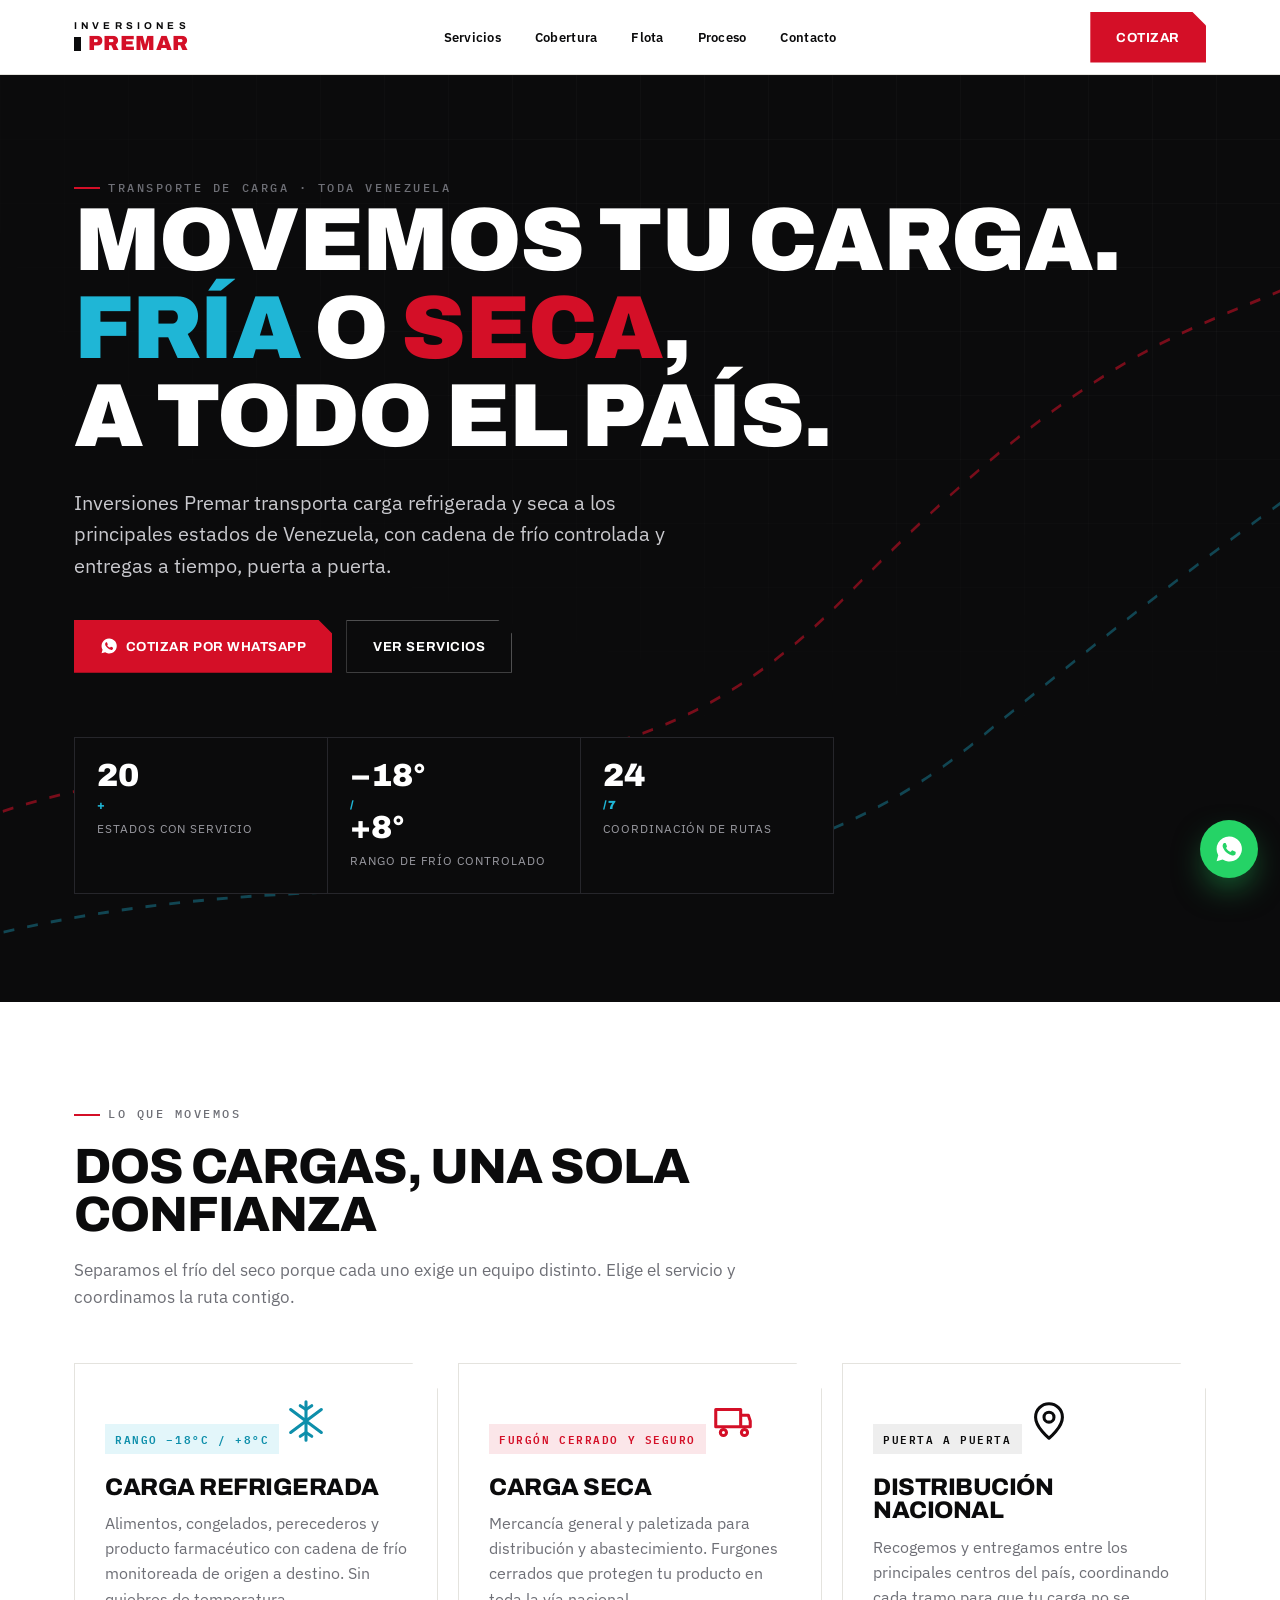
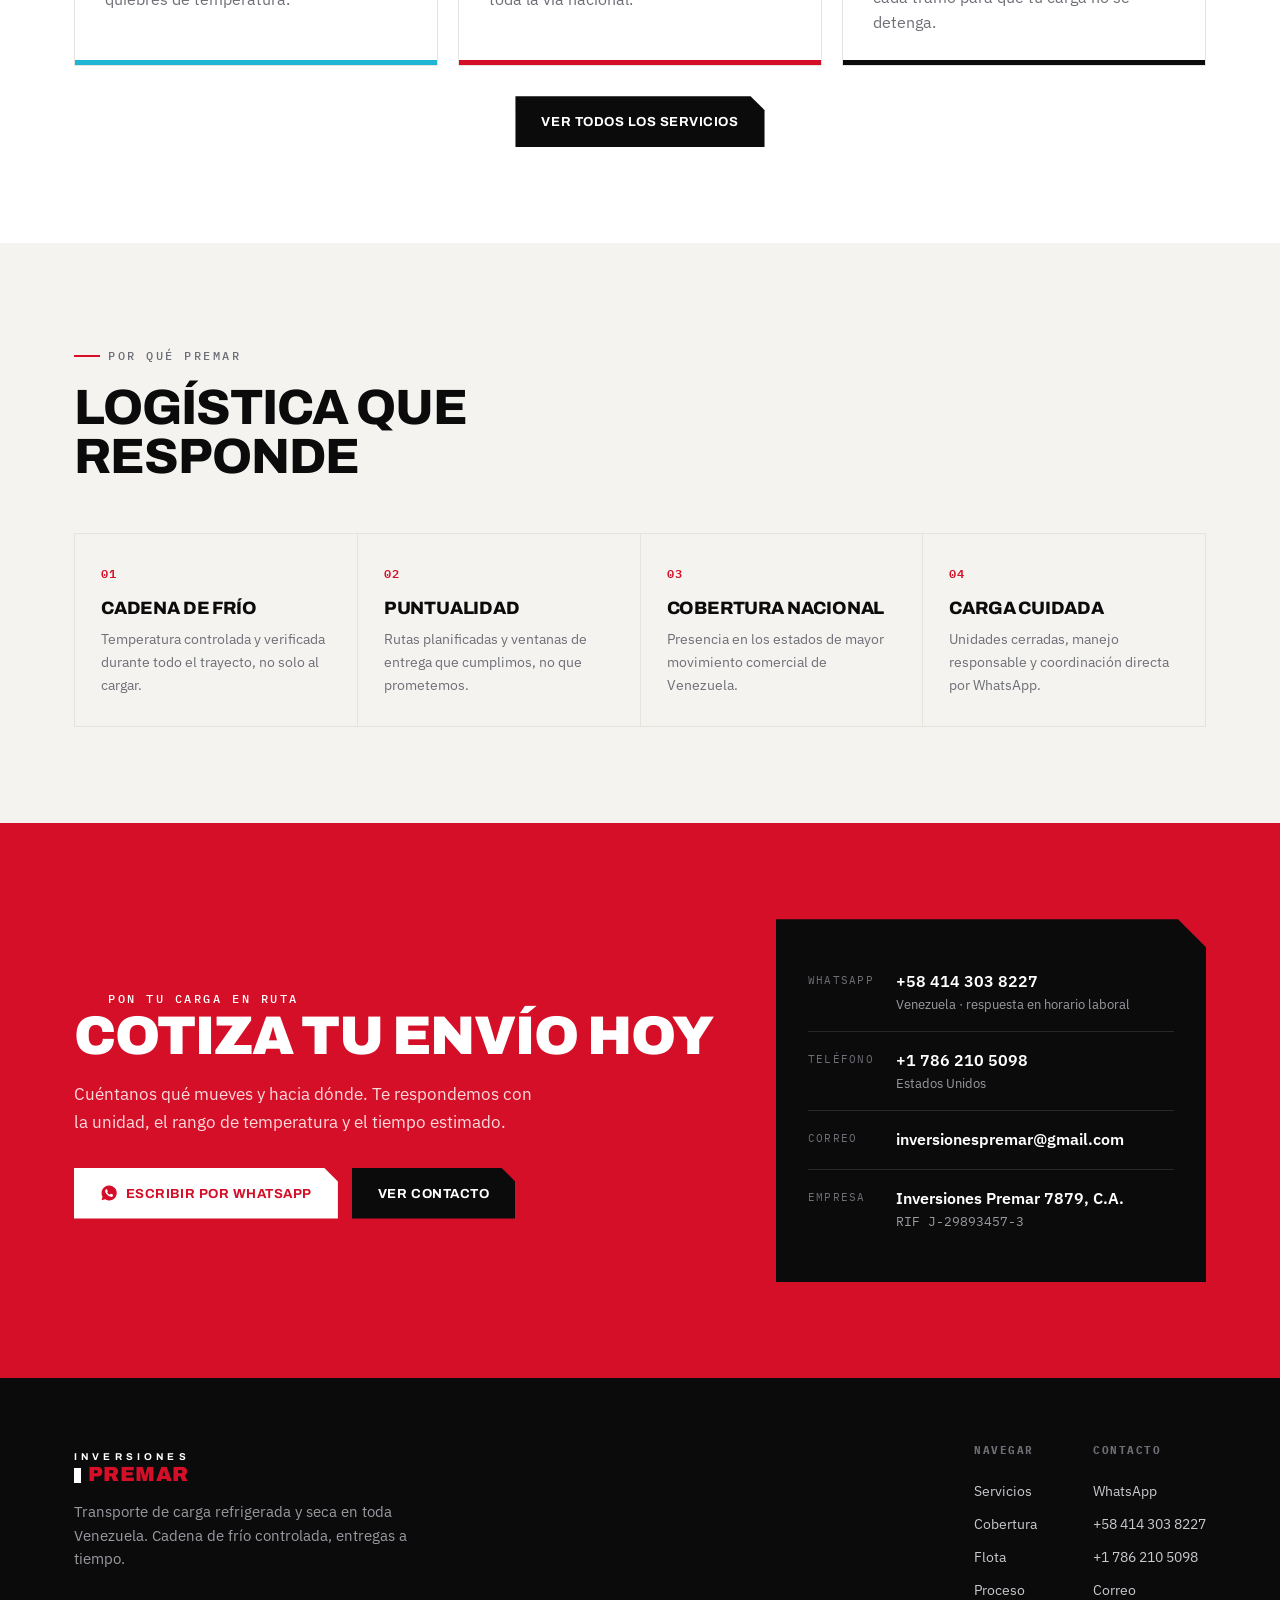
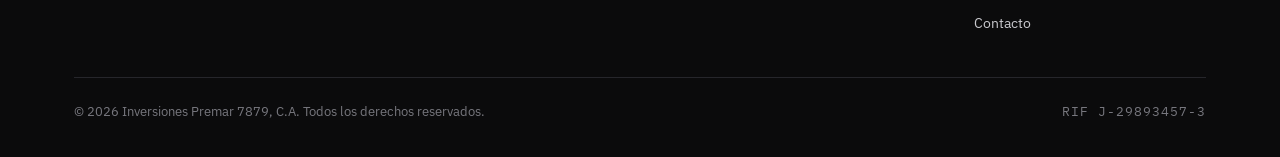
<file: sites/transporte-premar/index.html>
<!doctype html>
<html lang="es-VE">
<head>
<meta charset="utf-8" />
<meta name="viewport" content="width=device-width, initial-scale=1" />
<title>Transporte Premar · Carga refrigerada y seca en toda Venezuela</title>
<meta name="description" content="Inversiones Premar 7879, C.A. — transporte de carga refrigerada y seca a los principales estados de Venezuela. Cadena de frío controlada y entregas a tiempo." />
<link rel="preconnect" href="https://fonts.googleapis.com" />
<link rel="preconnect" href="https://fonts.gstatic.com" crossorigin />
<link href="https://fonts.googleapis.com/css2?family=Archivo:wght@600;700;800;900&family=IBM+Plex+Mono:wght@400;500;600&family=IBM+Plex+Sans:wght@400;500;600;700&display=swap" rel="stylesheet" />
<link rel="stylesheet" href="assets/styles.css" />
</head>
<body>

<!-- ===================== HEADER ===================== -->
<header>
  <div class="wrap nav">
    <a href="index.html" class="logo" aria-label="Inversiones Premar 7879 C.A.">
      <span class="l1">INVERSIONES</span>
      <span class="l2">PREMAR</span>
    </a>
    <nav class="nav-links" id="navLinks">
      <a href="servicios.html">Servicios</a>
      <a href="cobertura.html">Cobertura</a>
      <a href="flota.html">Flota</a>
      <a href="proceso.html">Proceso</a>
      <a href="contacto.html">Contacto</a>
    </nav>
    <div class="nav-cta">
      <a href="https://wa.me/584143038227?text=Hola%20Transporte%20Premar%2C%20quiero%20una%20cotizaci%C3%B3n" class="btn btn-red notch-tr" target="_blank" rel="noopener">Cotizar</a>
      <button class="menu-btn" id="menuBtn" aria-label="Abrir menú" aria-expanded="false"><span></span><span></span><span></span></button>
    </div>
  </div>
</header>

<main id="top">
<!-- ===================== HERO ===================== -->
<section class="hero" style="padding:0">
  <div class="hero-grid" aria-hidden="true"></div>
  <svg class="route-svg" viewBox="0 0 1180 640" preserveAspectRatio="none" aria-hidden="true">
    <path d="M-40 520 C 300 420, 520 560, 780 360 S 1120 180, 1260 120" fill="none" stroke="rgba(212,15,39,.55)" stroke-width="2"/>
    <path d="M-40 600 C 360 520, 640 620, 900 460 S 1180 300, 1260 250" fill="none" stroke="rgba(31,182,214,.35)" stroke-width="2"/>
  </svg>
  <div class="wrap hero-inner">
    <span class="eyebrow">Transporte de carga · Toda Venezuela</span>
    <h1>Movemos tu carga.<br><span class="cold">Fría</span> o <span class="hl">seca</span>,<br>a todo el país.</h1>
    <p class="lead">Inversiones Premar transporta carga refrigerada y seca a los principales estados de Venezuela, con cadena de frío controlada y entregas a tiempo, puerta a puerta.</p>
    <div class="hero-cta">
      <a href="https://wa.me/584143038227?text=Hola%20Transporte%20Premar%2C%20quiero%20una%20cotizaci%C3%B3n" class="btn btn-red notch-tr" target="_blank" rel="noopener">
        <svg viewBox="0 0 24 24" fill="currentColor" aria-hidden="true"><path d="M12 2a10 10 0 0 0-8.6 15l-1.3 4.7 4.8-1.3A10 10 0 1 0 12 2Zm5.3 14c-.2.6-1.2 1.2-1.7 1.2-.4 0-1 .1-3.2-.9-2.7-1.2-4.4-4-4.5-4.2-.1-.2-1-1.4-1-2.6s.6-1.8.9-2.1c.2-.2.5-.3.6-.3h.5c.2 0 .4 0 .6.5l.8 2c.1.2.1.3 0 .5l-.4.6c-.2.2-.3.3-.1.6.2.3.8 1.3 1.7 2 1.2.9 1.7.9 2 .8.2-.1.6-.7.8-.9.2-.3.4-.2.6-.1l1.9.9c.2.1.4.2.5.3.1.3.1.7-.1 1.2Z"/></svg>
        Cotizar por WhatsApp
      </a>
      <a href="servicios.html" class="btn btn-ghost notch-tr">Ver servicios</a>
    </div>
    <div class="hero-stats">
      <div class="stat"><b>20<span class="u">+</span></b><span>Estados con servicio</span></div>
      <div class="stat"><b class="mono">−18°<span class="u">/</span>+8°</b><span>Rango de frío controlado</span></div>
      <div class="stat"><b>24<span class="u">/7</span></b><span>Coordinación de rutas</span></div>
    </div>
  </div>
</section>

<!-- ===================== SERVICIOS (resumen) ===================== -->
<section id="servicios">
  <div class="wrap">
    <div class="sec-head reveal">
      <span class="eyebrow">Lo que movemos</span>
      <h2>Dos cargas, una sola confianza</h2>
      <p>Separamos el frío del seco porque cada uno exige un equipo distinto. Elige el servicio y coordinamos la ruta contigo.</p>
    </div>
    <div class="services">
      <a class="svc cold notch-tr reveal" href="servicios.html#refrigerada">
        <span class="tag mono">Rango −18°C / +8°C</span>
        <svg class="ico" viewBox="0 0 24 24" fill="none" stroke="currentColor" aria-hidden="true"><path d="M12 2v20M4 6l16 12M20 6 4 18" stroke-linecap="round"/><path d="m9 4 3 2 3-2M9 20l3-2 3 2" stroke-linecap="round" stroke-linejoin="round"/></svg>
        <h3>Carga refrigerada</h3>
        <p>Alimentos, congelados, perecederos y producto farmacéutico con cadena de frío monitoreada de origen a destino. Sin quiebres de temperatura.</p>
        <div class="bar"></div>
      </a>
      <a class="svc dry notch-tr reveal" href="servicios.html#seca">
        <span class="tag mono">Furgón cerrado y seguro</span>
        <svg class="ico" viewBox="0 0 24 24" fill="none" stroke="currentColor" aria-hidden="true"><path d="M3 6h13v9H3zM16 9h4l1 3v3h-5" stroke-linejoin="round"/><circle cx="7" cy="18" r="1.6"/><circle cx="18" cy="18" r="1.6"/></svg>
        <h3>Carga seca</h3>
        <p>Mercancía general y paletizada para distribución y abastecimiento. Furgones cerrados que protegen tu producto en toda la vía nacional.</p>
        <div class="bar"></div>
      </a>
      <a class="svc gen notch-tr reveal" href="servicios.html#distribucion">
        <span class="tag mono">Puerta a puerta</span>
        <svg class="ico" viewBox="0 0 24 24" fill="none" stroke="currentColor" aria-hidden="true"><path d="M12 21s7-5.7 7-11a7 7 0 1 0-14 0c0 5.3 7 11 7 11Z" stroke-linejoin="round"/><circle cx="12" cy="10" r="2.6"/></svg>
        <h3>Distribución nacional</h3>
        <p>Recogemos y entregamos entre los principales centros del país, coordinando cada tramo para que tu carga no se detenga.</p>
        <div class="bar"></div>
      </a>
    </div>
    <div class="sec-more reveal"><a href="servicios.html" class="btn btn-dark notch-tr">Ver todos los servicios</a></div>
  </div>
</section>

<!-- ===================== DIFERENCIALES ===================== -->
<section class="diff-sec">
  <div class="wrap">
    <div class="sec-head reveal">
      <span class="eyebrow">Por qué Premar</span>
      <h2>Logística que responde</h2>
    </div>
    <div class="diff reveal">
      <div class="cell"><div class="n">01</div><h3>Cadena de frío</h3><p>Temperatura controlada y verificada durante todo el trayecto, no solo al cargar.</p></div>
      <div class="cell"><div class="n">02</div><h3>Puntualidad</h3><p>Rutas planificadas y ventanas de entrega que cumplimos, no que prometemos.</p></div>
      <div class="cell"><div class="n">03</div><h3>Cobertura nacional</h3><p>Presencia en los estados de mayor movimiento comercial de Venezuela.</p></div>
      <div class="cell"><div class="n">04</div><h3>Carga cuidada</h3><p>Unidades cerradas, manejo responsable y coordinación directa por WhatsApp.</p></div>
    </div>
  </div>
</section>

<!-- ===================== CTA FINAL ===================== -->
<section class="contact">
  <div class="wrap">
    <div class="contact-grid">
      <div class="reveal">
        <span class="eyebrow" style="color:#fff">Pon tu carga en ruta</span>
        <h2>Cotiza tu envío hoy</h2>
        <p>Cuéntanos qué mueves y hacia dónde. Te respondemos con la unidad, el rango de temperatura y el tiempo estimado.</p>
        <div class="contact-cta">
          <a href="https://wa.me/584143038227?text=Hola%20Transporte%20Premar%2C%20quiero%20una%20cotizaci%C3%B3n" class="btn btn-white notch-tr" target="_blank" rel="noopener">
            <svg viewBox="0 0 24 24" fill="currentColor" aria-hidden="true"><path d="M12 2a10 10 0 0 0-8.6 15l-1.3 4.7 4.8-1.3A10 10 0 1 0 12 2Zm5.3 14c-.2.6-1.2 1.2-1.7 1.2-.4 0-1 .1-3.2-.9-2.7-1.2-4.4-4-4.5-4.2-.1-.2-1-1.4-1-2.6s.6-1.8.9-2.1c.2-.2.5-.3.6-.3h.5c.2 0 .4 0 .6.5l.8 2c.1.2.1.3 0 .5l-.4.6c-.2.2-.3.3-.1.6.2.3.8 1.3 1.7 2 1.2.9 1.7.9 2 .8.2-.1.6-.7.8-.9.2-.3.4-.2.6-.1l1.9.9c.2.1.4.2.5.3.1.3.1.7-.1 1.2Z"/></svg>
            Escribir por WhatsApp
          </a>
          <a href="contacto.html" class="btn btn-dark notch-tr">Ver contacto</a>
        </div>
      </div>
      <div class="contact-card notch-tr reveal">
        <div class="row"><div class="k">WhatsApp</div><div class="v">+58 414 303 8227 <small>Venezuela · respuesta en horario laboral</small></div></div>
        <div class="row"><div class="k">Teléfono</div><div class="v">+1 786 210 5098 <small>Estados Unidos</small></div></div>
        <div class="row"><div class="k">Correo</div><div class="v">inversionespremar@gmail.com</div></div>
        <div class="row"><div class="k">Empresa</div><div class="v">Inversiones Premar 7879, C.A. <small class="mono">RIF J-29893457-3</small></div></div>
      </div>
    </div>
  </div>
</section>
</main>

<!-- ===================== FOOTER ===================== -->
<footer>
  <div class="wrap">
    <div class="foot-top">
      <div>
        <a href="index.html" class="logo on-dark" aria-label="Inversiones Premar 7879 C.A.">
          <span class="l1">INVERSIONES</span>
          <span class="l2">PREMAR</span>
        </a>
        <p>Transporte de carga refrigerada y seca en toda Venezuela. Cadena de frío controlada, entregas a tiempo.</p>
      </div>
      <div class="foot-nav">
        <div>
          <h4>Navegar</h4>
          <a href="servicios.html">Servicios</a>
          <a href="cobertura.html">Cobertura</a>
          <a href="flota.html">Flota</a>
          <a href="proceso.html">Proceso</a>
          <a href="contacto.html">Contacto</a>
        </div>
        <div>
          <h4>Contacto</h4>
          <a href="https://wa.me/584143038227" target="_blank" rel="noopener">WhatsApp</a>
          <a href="tel:+584143038227">+58 414 303 8227</a>
          <a href="tel:+17862105098">+1 786 210 5098</a>
          <a href="mailto:inversionespremar@gmail.com">Correo</a>
        </div>
      </div>
    </div>
    <div class="foot-bottom">
      <span>© <span id="year">2026</span> Inversiones Premar 7879, C.A. Todos los derechos reservados.</span>
      <span class="mono">RIF J-29893457-3</span>
    </div>
  </div>
</footer>

<a class="fab" href="https://wa.me/584143038227?text=Hola%20Transporte%20Premar%2C%20quiero%20una%20cotizaci%C3%B3n" target="_blank" rel="noopener" aria-label="Escribir por WhatsApp">
  <svg viewBox="0 0 24 24" aria-hidden="true"><path d="M12 2a10 10 0 0 0-8.6 15l-1.3 4.7 4.8-1.3A10 10 0 1 0 12 2Zm5.3 14c-.2.6-1.2 1.2-1.7 1.2-.4 0-1 .1-3.2-.9-2.7-1.2-4.4-4-4.5-4.2-.1-.2-1-1.4-1-2.6s.6-1.8.9-2.1c.2-.2.5-.3.6-.3h.5c.2 0 .4 0 .6.5l.8 2c.1.2.1.3 0 .5l-.4.6c-.2.2-.3.3-.1.6.2.3.8 1.3 1.7 2 1.2.9 1.7.9 2 .8.2-.1.6-.7.8-.9.2-.3.4-.2.6-.1l1.9.9c.2.1.4.2.5.3.1.3.1.7-.1 1.2Z"/></svg>
</a>

<script>
  document.getElementById('year').textContent = new Date().getFullYear();
  var menuBtn = document.getElementById('menuBtn');
  var navLinks = document.getElementById('navLinks');
  menuBtn.addEventListener('click', function(){
    var open = navLinks.classList.toggle('open');
    menuBtn.setAttribute('aria-expanded', open);
  });
  navLinks.addEventListener('click', function(e){
    if(e.target.tagName === 'A'){ navLinks.classList.remove('open'); menuBtn.setAttribute('aria-expanded', false); }
  });
  var io = new IntersectionObserver(function(entries){
    entries.forEach(function(en){ if(en.isIntersecting){ en.target.classList.add('in'); io.unobserve(en.target); } });
  }, {threshold:.14});
  document.querySelectorAll('.reveal').forEach(function(el){ io.observe(el); });
</script>
</body>
</html>
</file>
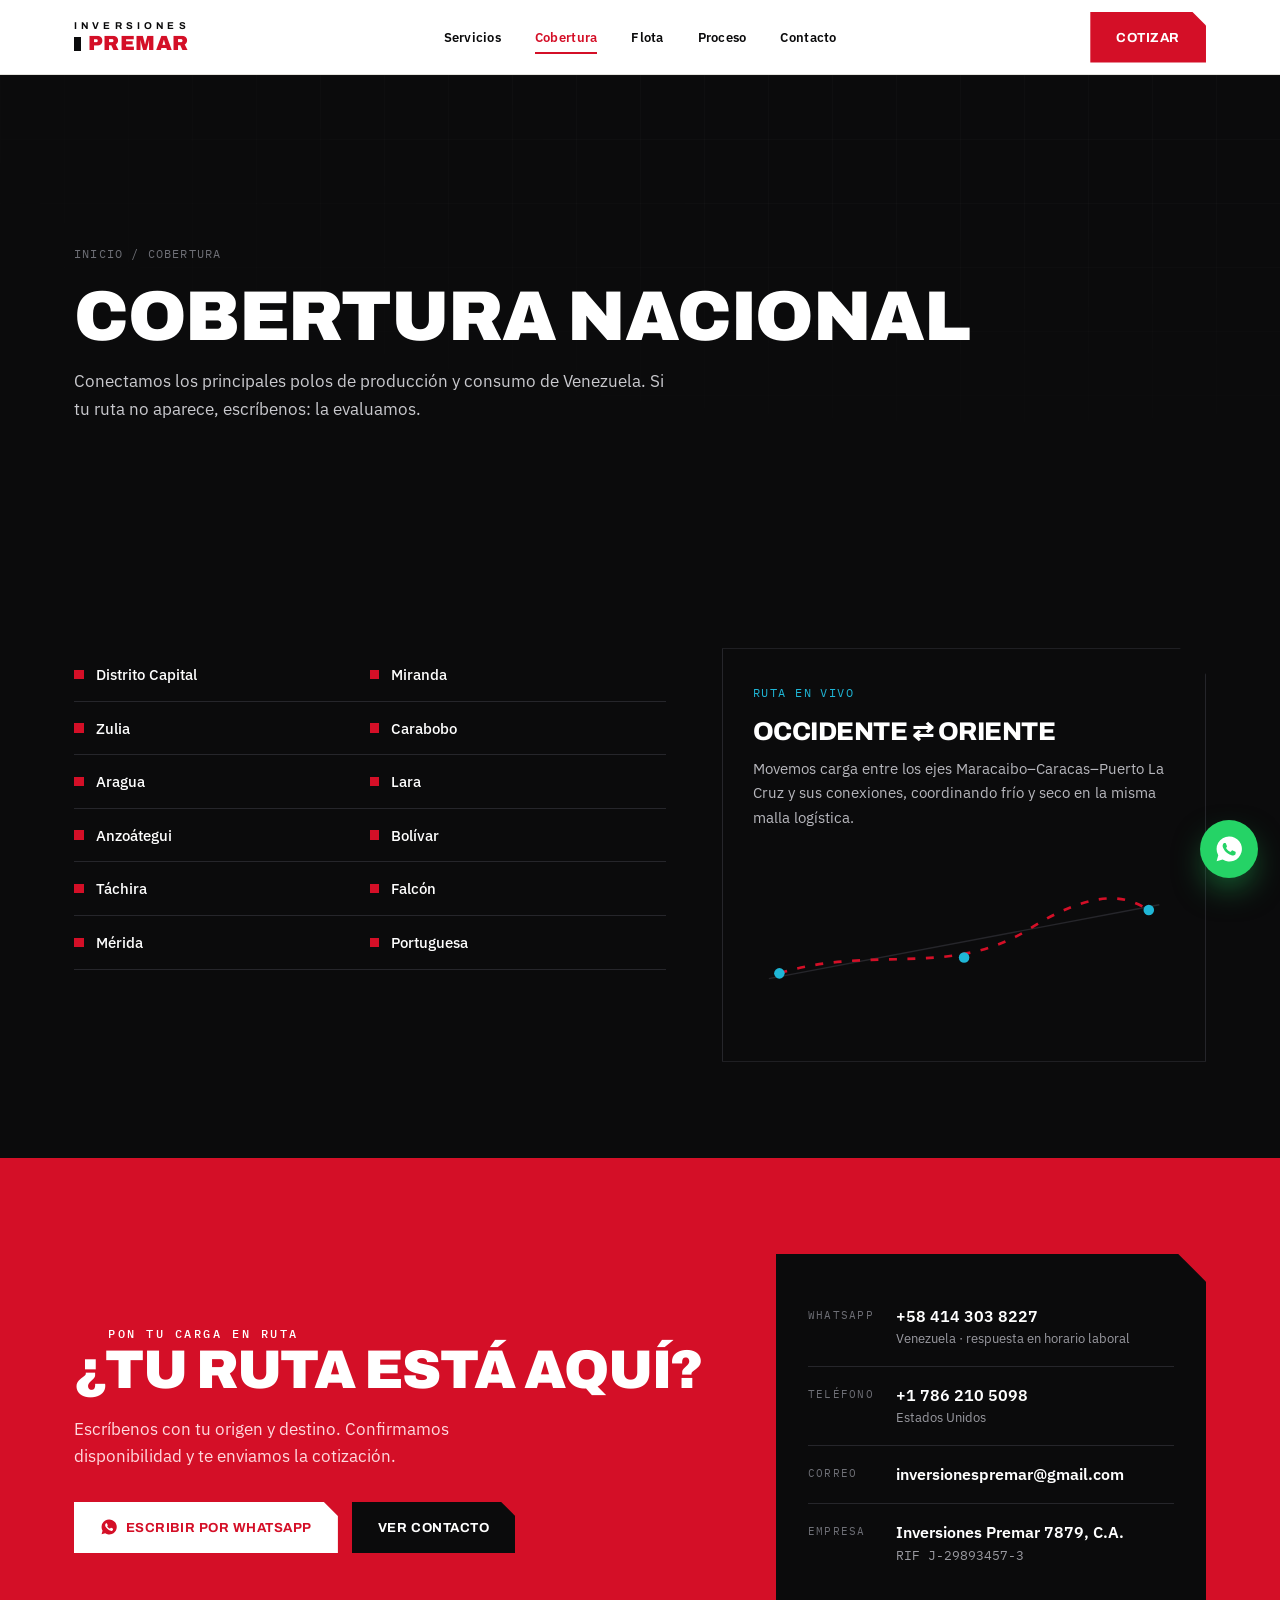
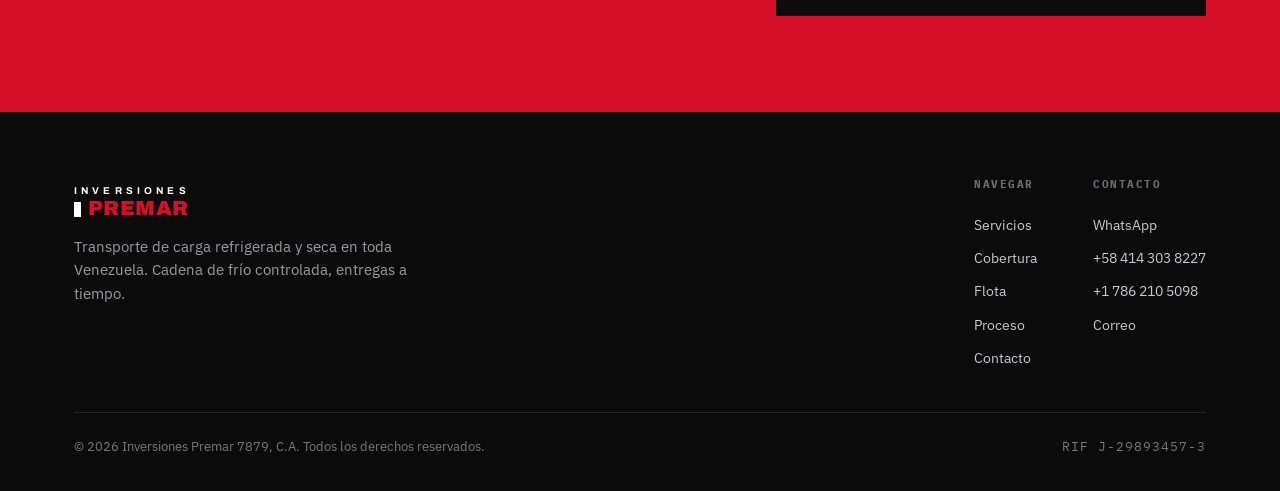
<file: sites/transporte-premar/cobertura.html>
<!doctype html>
<html lang="es-VE">
<head>
<meta charset="utf-8" />
<meta name="viewport" content="width=device-width, initial-scale=1" />
<title>Cobertura · Transporte Premar — Rutas en toda Venezuela</title>
<meta name="description" content="Cobertura nacional de Inversiones Premar 7879, C.A.: transporte de carga refrigerada y seca a los principales estados de Venezuela." />
<link rel="preconnect" href="https://fonts.googleapis.com" />
<link rel="preconnect" href="https://fonts.gstatic.com" crossorigin />
<link href="https://fonts.googleapis.com/css2?family=Archivo:wght@600;700;800;900&family=IBM+Plex+Mono:wght@400;500;600&family=IBM+Plex+Sans:wght@400;500;600;700&display=swap" rel="stylesheet" />
<link rel="stylesheet" href="assets/styles.css" />
</head>
<body id="top">

<header>
  <div class="wrap nav">
    <a href="index.html" class="logo" aria-label="Inversiones Premar 7879 C.A.">
      <span class="l1">INVERSIONES</span>
      <span class="l2">PREMAR</span>
    </a>
    <nav class="nav-links" id="navLinks">
      <a href="servicios.html">Servicios</a>
      <a href="cobertura.html" aria-current="page">Cobertura</a>
      <a href="flota.html">Flota</a>
      <a href="proceso.html">Proceso</a>
      <a href="contacto.html">Contacto</a>
    </nav>
    <div class="nav-cta">
      <a href="https://wa.me/584143038227?text=Hola%20Transporte%20Premar%2C%20quiero%20una%20cotizaci%C3%B3n" class="btn btn-red notch-tr" target="_blank" rel="noopener">Cotizar</a>
      <button class="menu-btn" id="menuBtn" aria-label="Abrir menú" aria-expanded="false"><span></span><span></span><span></span></button>
    </div>
  </div>
</header>

<main>
<section class="page-hero">
  <div class="hero-grid" aria-hidden="true"></div>
  <div class="page-hero-inner">
    <div class="crumb"><a href="index.html">Inicio</a> / Cobertura</div>
    <h1>Cobertura nacional</h1>
    <p>Conectamos los principales polos de producción y consumo de Venezuela. Si tu ruta no aparece, escríbenos: la evaluamos.</p>
  </div>
</section>

<section class="cover" style="padding-top:56px">
  <div class="wrap">
    <div class="cover-grid">
      <ul class="regions reveal">
        <li><span class="chip"></span> Distrito Capital</li>
        <li><span class="chip"></span> Miranda</li>
        <li><span class="chip"></span> Zulia</li>
        <li><span class="chip"></span> Carabobo</li>
        <li><span class="chip"></span> Aragua</li>
        <li><span class="chip"></span> Lara</li>
        <li><span class="chip"></span> Anzoátegui</li>
        <li><span class="chip"></span> Bolívar</li>
        <li><span class="chip"></span> Táchira</li>
        <li><span class="chip"></span> Falcón</li>
        <li><span class="chip"></span> Mérida</li>
        <li><span class="chip"></span> Portuguesa</li>
      </ul>
      <div class="cover-note notch-tr reveal">
        <span class="mono">Ruta en vivo</span>
        <h3>Occidente ⇄ Oriente</h3>
        <p>Movemos carga entre los ejes Maracaibo–Caracas–Puerto La Cruz y sus conexiones, coordinando frío y seco en la misma malla logística.</p>
        <svg class="cover-map" viewBox="0 0 320 130" fill="none" aria-hidden="true">
          <line x1="12" y1="96" x2="308" y2="40"/>
          <path class="live" d="M20 92 C 90 70, 150 96, 210 58 S 292 40, 300 44" stroke-width="2"/>
          <circle cx="20" cy="92" r="4"/><circle cx="160" cy="80" r="4"/><circle cx="300" cy="44" r="4"/>
        </svg>
      </div>
    </div>
  </div>
</section>

<section class="contact">
  <div class="wrap">
    <div class="contact-grid">
      <div class="reveal">
        <span class="eyebrow" style="color:#fff">Pon tu carga en ruta</span>
        <h2>¿Tu ruta está aquí?</h2>
        <p>Escríbenos con tu origen y destino. Confirmamos disponibilidad y te enviamos la cotización.</p>
        <div class="contact-cta">
          <a href="https://wa.me/584143038227?text=Hola%20Transporte%20Premar%2C%20quiero%20una%20cotizaci%C3%B3n" class="btn btn-white notch-tr" target="_blank" rel="noopener">
            <svg viewBox="0 0 24 24" fill="currentColor" aria-hidden="true"><path d="M12 2a10 10 0 0 0-8.6 15l-1.3 4.7 4.8-1.3A10 10 0 1 0 12 2Zm5.3 14c-.2.6-1.2 1.2-1.7 1.2-.4 0-1 .1-3.2-.9-2.7-1.2-4.4-4-4.5-4.2-.1-.2-1-1.4-1-2.6s.6-1.8.9-2.1c.2-.2.5-.3.6-.3h.5c.2 0 .4 0 .6.5l.8 2c.1.2.1.3 0 .5l-.4.6c-.2.2-.3.3-.1.6.2.3.8 1.3 1.7 2 1.2.9 1.7.9 2 .8.2-.1.6-.7.8-.9.2-.3.4-.2.6-.1l1.9.9c.2.1.4.2.5.3.1.3.1.7-.1 1.2Z"/></svg>
            Escribir por WhatsApp
          </a>
          <a href="contacto.html" class="btn btn-dark notch-tr">Ver contacto</a>
        </div>
      </div>
      <div class="contact-card notch-tr reveal">
        <div class="row"><div class="k">WhatsApp</div><div class="v">+58 414 303 8227 <small>Venezuela · respuesta en horario laboral</small></div></div>
        <div class="row"><div class="k">Teléfono</div><div class="v">+1 786 210 5098 <small>Estados Unidos</small></div></div>
        <div class="row"><div class="k">Correo</div><div class="v">inversionespremar@gmail.com</div></div>
        <div class="row"><div class="k">Empresa</div><div class="v">Inversiones Premar 7879, C.A. <small class="mono">RIF J-29893457-3</small></div></div>
      </div>
    </div>
  </div>
</section>
</main>

<footer>
  <div class="wrap">
    <div class="foot-top">
      <div>
        <a href="index.html" class="logo on-dark" aria-label="Inversiones Premar 7879 C.A.">
          <span class="l1">INVERSIONES</span>
          <span class="l2">PREMAR</span>
        </a>
        <p>Transporte de carga refrigerada y seca en toda Venezuela. Cadena de frío controlada, entregas a tiempo.</p>
      </div>
      <div class="foot-nav">
        <div>
          <h4>Navegar</h4>
          <a href="servicios.html">Servicios</a>
          <a href="cobertura.html">Cobertura</a>
          <a href="flota.html">Flota</a>
          <a href="proceso.html">Proceso</a>
          <a href="contacto.html">Contacto</a>
        </div>
        <div>
          <h4>Contacto</h4>
          <a href="https://wa.me/584143038227" target="_blank" rel="noopener">WhatsApp</a>
          <a href="tel:+584143038227">+58 414 303 8227</a>
          <a href="tel:+17862105098">+1 786 210 5098</a>
          <a href="mailto:inversionespremar@gmail.com">Correo</a>
        </div>
      </div>
    </div>
    <div class="foot-bottom">
      <span>© <span id="year">2026</span> Inversiones Premar 7879, C.A. Todos los derechos reservados.</span>
      <span class="mono">RIF J-29893457-3</span>
    </div>
  </div>
</footer>

<a class="fab" href="https://wa.me/584143038227?text=Hola%20Transporte%20Premar%2C%20quiero%20una%20cotizaci%C3%B3n" target="_blank" rel="noopener" aria-label="Escribir por WhatsApp">
  <svg viewBox="0 0 24 24" aria-hidden="true"><path d="M12 2a10 10 0 0 0-8.6 15l-1.3 4.7 4.8-1.3A10 10 0 1 0 12 2Zm5.3 14c-.2.6-1.2 1.2-1.7 1.2-.4 0-1 .1-3.2-.9-2.7-1.2-4.4-4-4.5-4.2-.1-.2-1-1.4-1-2.6s.6-1.8.9-2.1c.2-.2.5-.3.6-.3h.5c.2 0 .4 0 .6.5l.8 2c.1.2.1.3 0 .5l-.4.6c-.2.2-.3.3-.1.6.2.3.8 1.3 1.7 2 1.2.9 1.7.9 2 .8.2-.1.6-.7.8-.9.2-.3.4-.2.6-.1l1.9.9c.2.1.4.2.5.3.1.3.1.7-.1 1.2Z"/></svg>
</a>

<script>
  document.getElementById('year').textContent = new Date().getFullYear();
  var menuBtn = document.getElementById('menuBtn');
  var navLinks = document.getElementById('navLinks');
  menuBtn.addEventListener('click', function(){
    var open = navLinks.classList.toggle('open');
    menuBtn.setAttribute('aria-expanded', open);
  });
  navLinks.addEventListener('click', function(e){
    if(e.target.tagName === 'A'){ navLinks.classList.remove('open'); menuBtn.setAttribute('aria-expanded', false); }
  });
  var io = new IntersectionObserver(function(entries){
    entries.forEach(function(en){ if(en.isIntersecting){ en.target.classList.add('in'); io.unobserve(en.target); } });
  }, {threshold:.12});
  document.querySelectorAll('.reveal').forEach(function(el){ io.observe(el); });
</script>
</body>
</html>
</file>
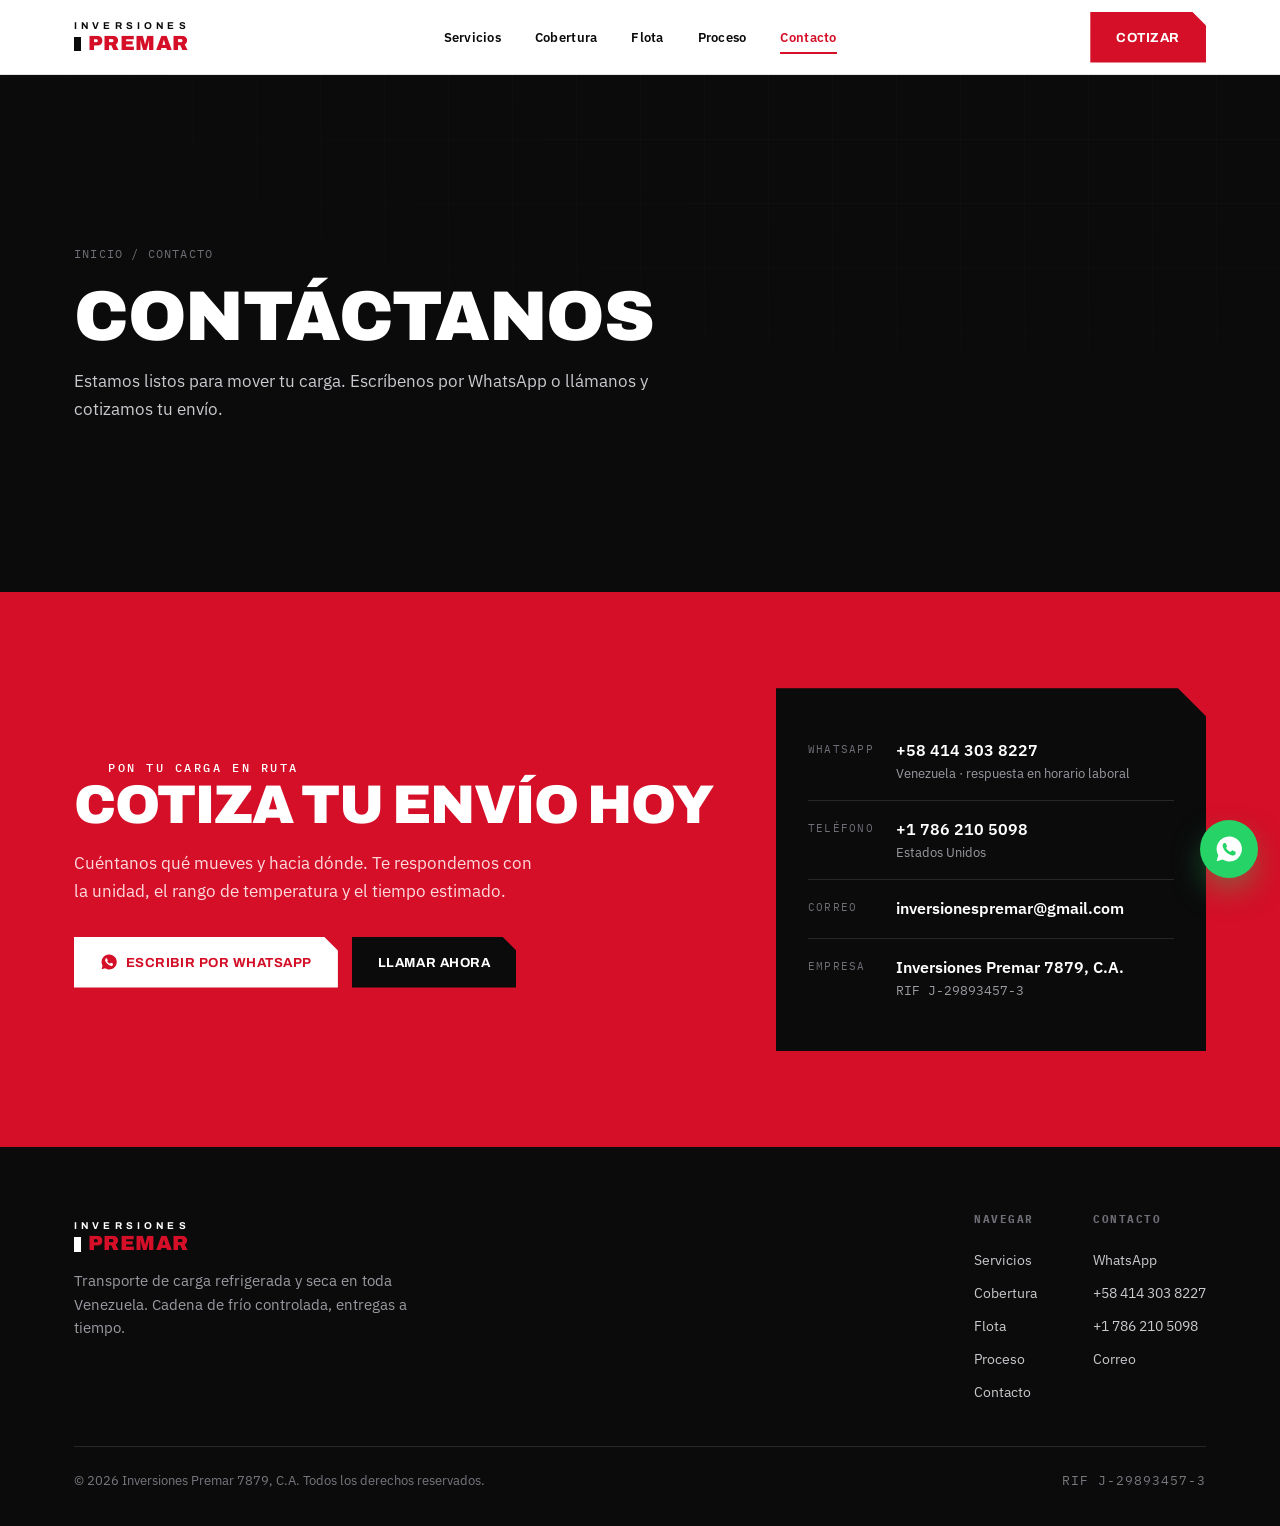
<file: sites/transporte-premar/contacto.html>
<!doctype html>
<html lang="es-VE">
<head>
<meta charset="utf-8" />
<meta name="viewport" content="width=device-width, initial-scale=1" />
<title>Contacto · Transporte Premar — Cotiza tu envío</title>
<meta name="description" content="Contacta a Inversiones Premar 7879, C.A. por WhatsApp o teléfono para cotizar transporte de carga refrigerada y seca en Venezuela." />
<link rel="preconnect" href="https://fonts.googleapis.com" />
<link rel="preconnect" href="https://fonts.gstatic.com" crossorigin />
<link href="https://fonts.googleapis.com/css2?family=Archivo:wght@600;700;800;900&family=IBM+Plex+Mono:wght@400;500;600&family=IBM+Plex+Sans:wght@400;500;600;700&display=swap" rel="stylesheet" />
<link rel="stylesheet" href="assets/styles.css" />
</head>
<body id="top">

<header>
  <div class="wrap nav">
    <a href="index.html" class="logo" aria-label="Inversiones Premar 7879 C.A.">
      <span class="l1">INVERSIONES</span>
      <span class="l2">PREMAR</span>
    </a>
    <nav class="nav-links" id="navLinks">
      <a href="servicios.html">Servicios</a>
      <a href="cobertura.html">Cobertura</a>
      <a href="flota.html">Flota</a>
      <a href="proceso.html">Proceso</a>
      <a href="contacto.html" aria-current="page">Contacto</a>
    </nav>
    <div class="nav-cta">
      <a href="https://wa.me/584143038227?text=Hola%20Transporte%20Premar%2C%20quiero%20una%20cotizaci%C3%B3n" class="btn btn-red notch-tr" target="_blank" rel="noopener">Cotizar</a>
      <button class="menu-btn" id="menuBtn" aria-label="Abrir menú" aria-expanded="false"><span></span><span></span><span></span></button>
    </div>
  </div>
</header>

<main>
<section class="page-hero">
  <div class="hero-grid" aria-hidden="true"></div>
  <div class="page-hero-inner">
    <div class="crumb"><a href="index.html">Inicio</a> / Contacto</div>
    <h1>Contáctanos</h1>
    <p>Estamos listos para mover tu carga. Escríbenos por WhatsApp o llámanos y cotizamos tu envío.</p>
  </div>
</section>

<section class="contact" id="contacto">
  <div class="wrap">
    <div class="contact-grid">
      <div class="reveal">
        <span class="eyebrow" style="color:#fff">Pon tu carga en ruta</span>
        <h2>Cotiza tu envío hoy</h2>
        <p>Cuéntanos qué mueves y hacia dónde. Te respondemos con la unidad, el rango de temperatura y el tiempo estimado.</p>
        <div class="contact-cta">
          <a href="https://wa.me/584143038227?text=Hola%20Transporte%20Premar%2C%20quiero%20una%20cotizaci%C3%B3n" class="btn btn-white notch-tr" target="_blank" rel="noopener">
            <svg viewBox="0 0 24 24" fill="currentColor" aria-hidden="true"><path d="M12 2a10 10 0 0 0-8.6 15l-1.3 4.7 4.8-1.3A10 10 0 1 0 12 2Zm5.3 14c-.2.6-1.2 1.2-1.7 1.2-.4 0-1 .1-3.2-.9-2.7-1.2-4.4-4-4.5-4.2-.1-.2-1-1.4-1-2.6s.6-1.8.9-2.1c.2-.2.5-.3.6-.3h.5c.2 0 .4 0 .6.5l.8 2c.1.2.1.3 0 .5l-.4.6c-.2.2-.3.3-.1.6.2.3.8 1.3 1.7 2 1.2.9 1.7.9 2 .8.2-.1.6-.7.8-.9.2-.3.4-.2.6-.1l1.9.9c.2.1.4.2.5.3.1.3.1.7-.1 1.2Z"/></svg>
            Escribir por WhatsApp
          </a>
          <a href="tel:+584143038227" class="btn btn-dark notch-tr">Llamar ahora</a>
        </div>
      </div>
      <div class="contact-card notch-tr reveal">
        <div class="row"><div class="k">WhatsApp</div><div class="v"><a href="https://wa.me/584143038227" target="_blank" rel="noopener">+58 414 303 8227</a> <small>Venezuela · respuesta en horario laboral</small></div></div>
        <div class="row"><div class="k">Teléfono</div><div class="v"><a href="tel:+17862105098">+1 786 210 5098</a> <small>Estados Unidos</small></div></div>
        <div class="row"><div class="k">Correo</div><div class="v"><a href="mailto:inversionespremar@gmail.com">inversionespremar@gmail.com</a></div></div>
        <div class="row"><div class="k">Empresa</div><div class="v">Inversiones Premar 7879, C.A. <small class="mono">RIF J-29893457-3</small></div></div>
      </div>
    </div>
  </div>
</section>
</main>

<footer>
  <div class="wrap">
    <div class="foot-top">
      <div>
        <a href="index.html" class="logo on-dark" aria-label="Inversiones Premar 7879 C.A.">
          <span class="l1">INVERSIONES</span>
          <span class="l2">PREMAR</span>
        </a>
        <p>Transporte de carga refrigerada y seca en toda Venezuela. Cadena de frío controlada, entregas a tiempo.</p>
      </div>
      <div class="foot-nav">
        <div>
          <h4>Navegar</h4>
          <a href="servicios.html">Servicios</a>
          <a href="cobertura.html">Cobertura</a>
          <a href="flota.html">Flota</a>
          <a href="proceso.html">Proceso</a>
          <a href="contacto.html">Contacto</a>
        </div>
        <div>
          <h4>Contacto</h4>
          <a href="https://wa.me/584143038227" target="_blank" rel="noopener">WhatsApp</a>
          <a href="tel:+584143038227">+58 414 303 8227</a>
          <a href="tel:+17862105098">+1 786 210 5098</a>
          <a href="mailto:inversionespremar@gmail.com">Correo</a>
        </div>
      </div>
    </div>
    <div class="foot-bottom">
      <span>© <span id="year">2026</span> Inversiones Premar 7879, C.A. Todos los derechos reservados.</span>
      <span class="mono">RIF J-29893457-3</span>
    </div>
  </div>
</footer>

<a class="fab" href="https://wa.me/584143038227?text=Hola%20Transporte%20Premar%2C%20quiero%20una%20cotizaci%C3%B3n" target="_blank" rel="noopener" aria-label="Escribir por WhatsApp">
  <svg viewBox="0 0 24 24" aria-hidden="true"><path d="M12 2a10 10 0 0 0-8.6 15l-1.3 4.7 4.8-1.3A10 10 0 1 0 12 2Zm5.3 14c-.2.6-1.2 1.2-1.7 1.2-.4 0-1 .1-3.2-.9-2.7-1.2-4.4-4-4.5-4.2-.1-.2-1-1.4-1-2.6s.6-1.8.9-2.1c.2-.2.5-.3.6-.3h.5c.2 0 .4 0 .6.5l.8 2c.1.2.1.3 0 .5l-.4.6c-.2.2-.3.3-.1.6.2.3.8 1.3 1.7 2 1.2.9 1.7.9 2 .8.2-.1.6-.7.8-.9.2-.3.4-.2.6-.1l1.9.9c.2.1.4.2.5.3.1.3.1.7-.1 1.2Z"/></svg>
</a>

<script>
  document.getElementById('year').textContent = new Date().getFullYear();
  var menuBtn = document.getElementById('menuBtn');
  var navLinks = document.getElementById('navLinks');
  menuBtn.addEventListener('click', function(){
    var open = navLinks.classList.toggle('open');
    menuBtn.setAttribute('aria-expanded', open);
  });
  navLinks.addEventListener('click', function(e){
    if(e.target.tagName === 'A'){ navLinks.classList.remove('open'); menuBtn.setAttribute('aria-expanded', false); }
  });
  var io = new IntersectionObserver(function(entries){
    entries.forEach(function(en){ if(en.isIntersecting){ en.target.classList.add('in'); io.unobserve(en.target); } });
  }, {threshold:.12});
  document.querySelectorAll('.reveal').forEach(function(el){ io.observe(el); });
</script>
</body>
</html>
</file>
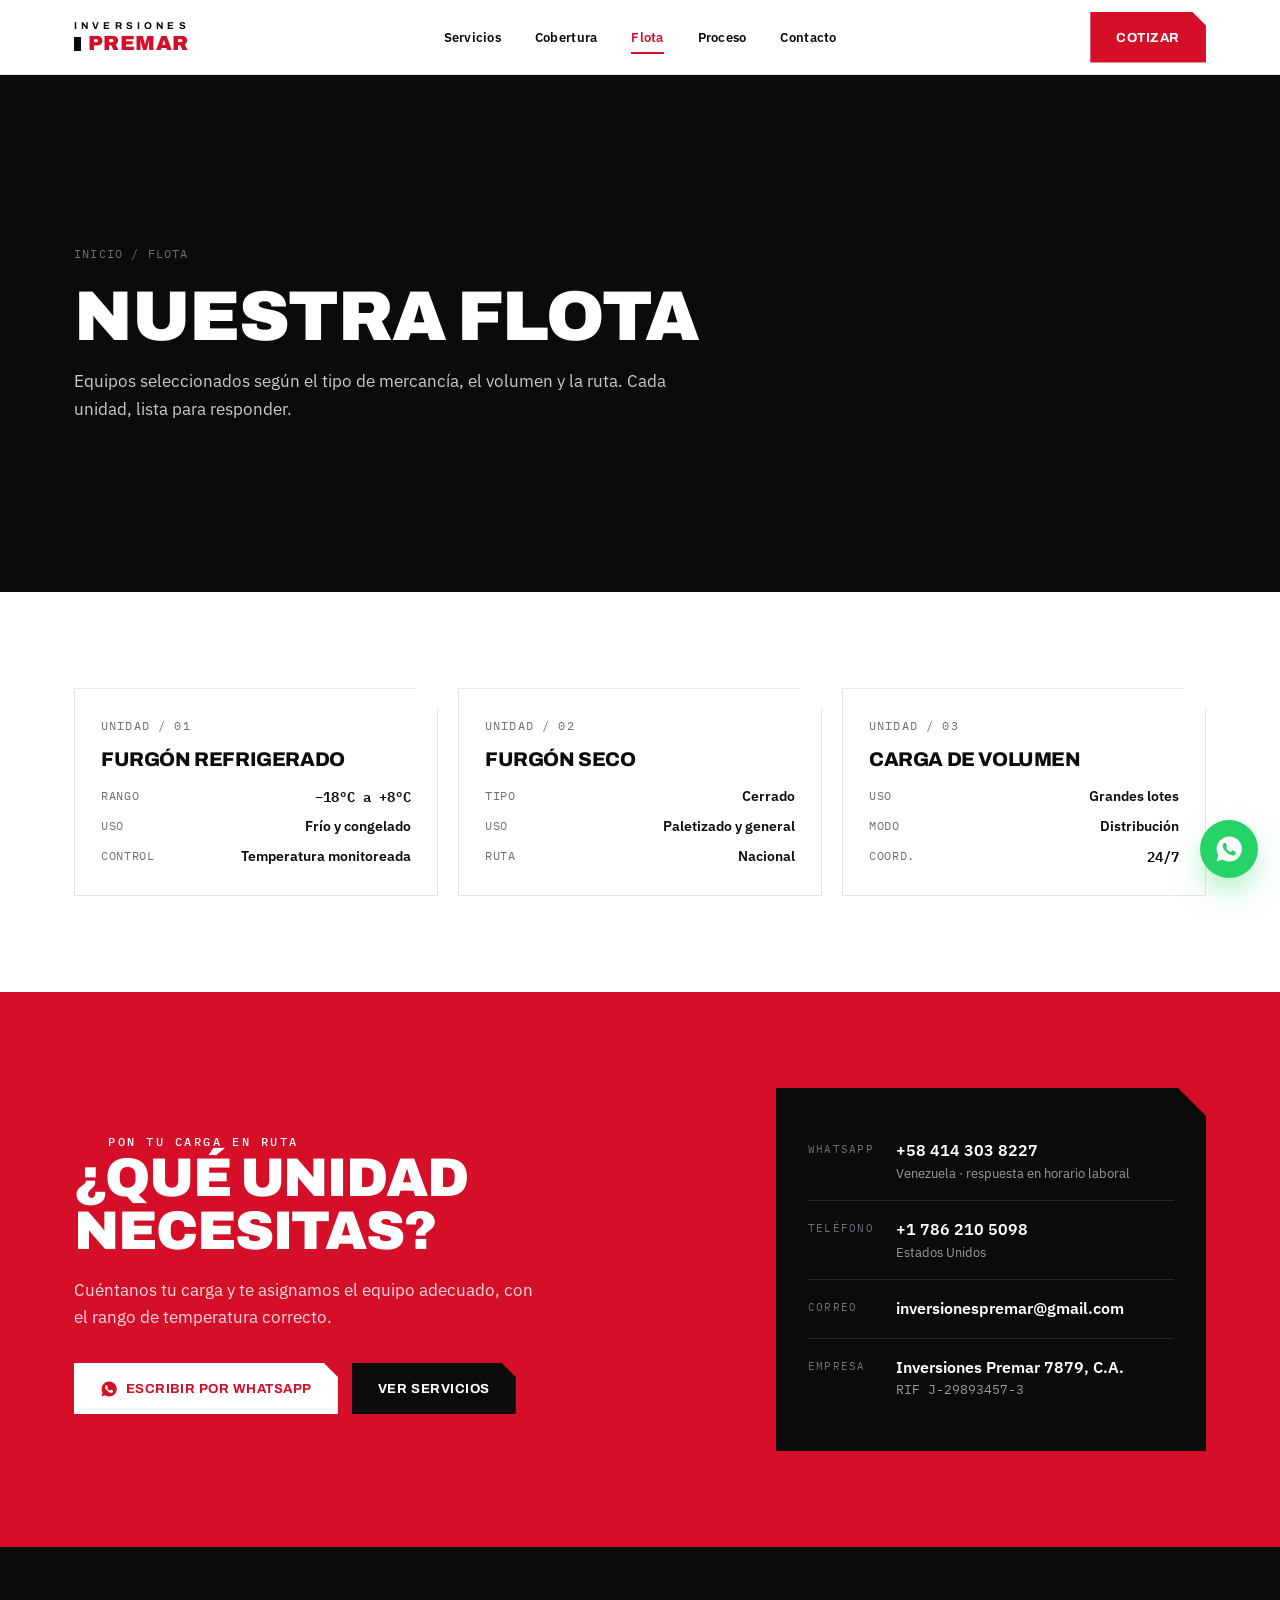
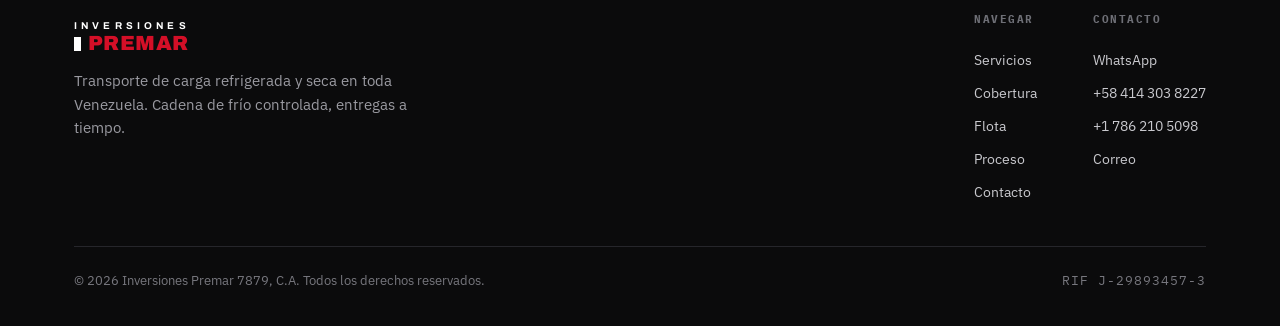
<file: sites/transporte-premar/flota.html>
<!doctype html>
<html lang="es-VE">
<head>
<meta charset="utf-8" />
<meta name="viewport" content="width=device-width, initial-scale=1" />
<title>Flota · Transporte Premar — Equipos para carga fría y seca</title>
<meta name="description" content="Flota de Inversiones Premar 7879, C.A.: furgones refrigerados con control de temperatura, furgones secos y unidades de volumen para toda Venezuela." />
<link rel="preconnect" href="https://fonts.googleapis.com" />
<link rel="preconnect" href="https://fonts.gstatic.com" crossorigin />
<link href="https://fonts.googleapis.com/css2?family=Archivo:wght@600;700;800;900&family=IBM+Plex+Mono:wght@400;500;600&family=IBM+Plex+Sans:wght@400;500;600;700&display=swap" rel="stylesheet" />
<link rel="stylesheet" href="assets/styles.css" />
</head>
<body id="top">

<header>
  <div class="wrap nav">
    <a href="index.html" class="logo" aria-label="Inversiones Premar 7879 C.A.">
      <span class="l1">INVERSIONES</span>
      <span class="l2">PREMAR</span>
    </a>
    <nav class="nav-links" id="navLinks">
      <a href="servicios.html">Servicios</a>
      <a href="cobertura.html">Cobertura</a>
      <a href="flota.html" aria-current="page">Flota</a>
      <a href="proceso.html">Proceso</a>
      <a href="contacto.html">Contacto</a>
    </nav>
    <div class="nav-cta">
      <a href="https://wa.me/584143038227?text=Hola%20Transporte%20Premar%2C%20quiero%20una%20cotizaci%C3%B3n" class="btn btn-red notch-tr" target="_blank" rel="noopener">Cotizar</a>
      <button class="menu-btn" id="menuBtn" aria-label="Abrir menú" aria-expanded="false"><span></span><span></span><span></span></button>
    </div>
  </div>
</header>

<main>
<section class="page-hero">
  <div class="hero-grid" aria-hidden="true"></div>
  <div class="page-hero-inner">
    <div class="crumb"><a href="index.html">Inicio</a> / Flota</div>
    <h1>Nuestra flota</h1>
    <p>Equipos seleccionados según el tipo de mercancía, el volumen y la ruta. Cada unidad, lista para responder.</p>
  </div>
</section>

<section>
  <div class="wrap">
    <div class="fleet">
      <article class="unit notch-tr reveal">
        <div class="idx mono">UNIDAD / 01</div>
        <h3>Furgón refrigerado</h3>
        <dl>
          <dt>Rango</dt><dd class="mono">−18°C a +8°C</dd>
          <dt>Uso</dt><dd>Frío y congelado</dd>
          <dt>Control</dt><dd>Temperatura monitoreada</dd>
        </dl>
      </article>
      <article class="unit notch-tr reveal">
        <div class="idx mono">UNIDAD / 02</div>
        <h3>Furgón seco</h3>
        <dl>
          <dt>Tipo</dt><dd>Cerrado</dd>
          <dt>Uso</dt><dd>Paletizado y general</dd>
          <dt>Ruta</dt><dd>Nacional</dd>
        </dl>
      </article>
      <article class="unit notch-tr reveal">
        <div class="idx mono">UNIDAD / 03</div>
        <h3>Carga de volumen</h3>
        <dl>
          <dt>Uso</dt><dd>Grandes lotes</dd>
          <dt>Modo</dt><dd>Distribución</dd>
          <dt>Coord.</dt><dd class="mono">24/7</dd>
        </dl>
      </article>
    </div>
  </div>
</section>

<section class="contact">
  <div class="wrap">
    <div class="contact-grid">
      <div class="reveal">
        <span class="eyebrow" style="color:#fff">Pon tu carga en ruta</span>
        <h2>¿Qué unidad necesitas?</h2>
        <p>Cuéntanos tu carga y te asignamos el equipo adecuado, con el rango de temperatura correcto.</p>
        <div class="contact-cta">
          <a href="https://wa.me/584143038227?text=Hola%20Transporte%20Premar%2C%20quiero%20una%20cotizaci%C3%B3n" class="btn btn-white notch-tr" target="_blank" rel="noopener">
            <svg viewBox="0 0 24 24" fill="currentColor" aria-hidden="true"><path d="M12 2a10 10 0 0 0-8.6 15l-1.3 4.7 4.8-1.3A10 10 0 1 0 12 2Zm5.3 14c-.2.6-1.2 1.2-1.7 1.2-.4 0-1 .1-3.2-.9-2.7-1.2-4.4-4-4.5-4.2-.1-.2-1-1.4-1-2.6s.6-1.8.9-2.1c.2-.2.5-.3.6-.3h.5c.2 0 .4 0 .6.5l.8 2c.1.2.1.3 0 .5l-.4.6c-.2.2-.3.3-.1.6.2.3.8 1.3 1.7 2 1.2.9 1.7.9 2 .8.2-.1.6-.7.8-.9.2-.3.4-.2.6-.1l1.9.9c.2.1.4.2.5.3.1.3.1.7-.1 1.2Z"/></svg>
            Escribir por WhatsApp
          </a>
          <a href="servicios.html" class="btn btn-dark notch-tr">Ver servicios</a>
        </div>
      </div>
      <div class="contact-card notch-tr reveal">
        <div class="row"><div class="k">WhatsApp</div><div class="v">+58 414 303 8227 <small>Venezuela · respuesta en horario laboral</small></div></div>
        <div class="row"><div class="k">Teléfono</div><div class="v">+1 786 210 5098 <small>Estados Unidos</small></div></div>
        <div class="row"><div class="k">Correo</div><div class="v">inversionespremar@gmail.com</div></div>
        <div class="row"><div class="k">Empresa</div><div class="v">Inversiones Premar 7879, C.A. <small class="mono">RIF J-29893457-3</small></div></div>
      </div>
    </div>
  </div>
</section>
</main>

<footer>
  <div class="wrap">
    <div class="foot-top">
      <div>
        <a href="index.html" class="logo on-dark" aria-label="Inversiones Premar 7879 C.A.">
          <span class="l1">INVERSIONES</span>
          <span class="l2">PREMAR</span>
        </a>
        <p>Transporte de carga refrigerada y seca en toda Venezuela. Cadena de frío controlada, entregas a tiempo.</p>
      </div>
      <div class="foot-nav">
        <div>
          <h4>Navegar</h4>
          <a href="servicios.html">Servicios</a>
          <a href="cobertura.html">Cobertura</a>
          <a href="flota.html">Flota</a>
          <a href="proceso.html">Proceso</a>
          <a href="contacto.html">Contacto</a>
        </div>
        <div>
          <h4>Contacto</h4>
          <a href="https://wa.me/584143038227" target="_blank" rel="noopener">WhatsApp</a>
          <a href="tel:+584143038227">+58 414 303 8227</a>
          <a href="tel:+17862105098">+1 786 210 5098</a>
          <a href="mailto:inversionespremar@gmail.com">Correo</a>
        </div>
      </div>
    </div>
    <div class="foot-bottom">
      <span>© <span id="year">2026</span> Inversiones Premar 7879, C.A. Todos los derechos reservados.</span>
      <span class="mono">RIF J-29893457-3</span>
    </div>
  </div>
</footer>

<a class="fab" href="https://wa.me/584143038227?text=Hola%20Transporte%20Premar%2C%20quiero%20una%20cotizaci%C3%B3n" target="_blank" rel="noopener" aria-label="Escribir por WhatsApp">
  <svg viewBox="0 0 24 24" aria-hidden="true"><path d="M12 2a10 10 0 0 0-8.6 15l-1.3 4.7 4.8-1.3A10 10 0 1 0 12 2Zm5.3 14c-.2.6-1.2 1.2-1.7 1.2-.4 0-1 .1-3.2-.9-2.7-1.2-4.4-4-4.5-4.2-.1-.2-1-1.4-1-2.6s.6-1.8.9-2.1c.2-.2.5-.3.6-.3h.5c.2 0 .4 0 .6.5l.8 2c.1.2.1.3 0 .5l-.4.6c-.2.2-.3.3-.1.6.2.3.8 1.3 1.7 2 1.2.9 1.7.9 2 .8.2-.1.6-.7.8-.9.2-.3.4-.2.6-.1l1.9.9c.2.1.4.2.5.3.1.3.1.7-.1 1.2Z"/></svg>
</a>

<script>
  document.getElementById('year').textContent = new Date().getFullYear();
  var menuBtn = document.getElementById('menuBtn');
  var navLinks = document.getElementById('navLinks');
  menuBtn.addEventListener('click', function(){
    var open = navLinks.classList.toggle('open');
    menuBtn.setAttribute('aria-expanded', open);
  });
  navLinks.addEventListener('click', function(e){
    if(e.target.tagName === 'A'){ navLinks.classList.remove('open'); menuBtn.setAttribute('aria-expanded', false); }
  });
  var io = new IntersectionObserver(function(entries){
    entries.forEach(function(en){ if(en.isIntersecting){ en.target.classList.add('in'); io.unobserve(en.target); } });
  }, {threshold:.12});
  document.querySelectorAll('.reveal').forEach(function(el){ io.observe(el); });
</script>
</body>
</html>
</file>
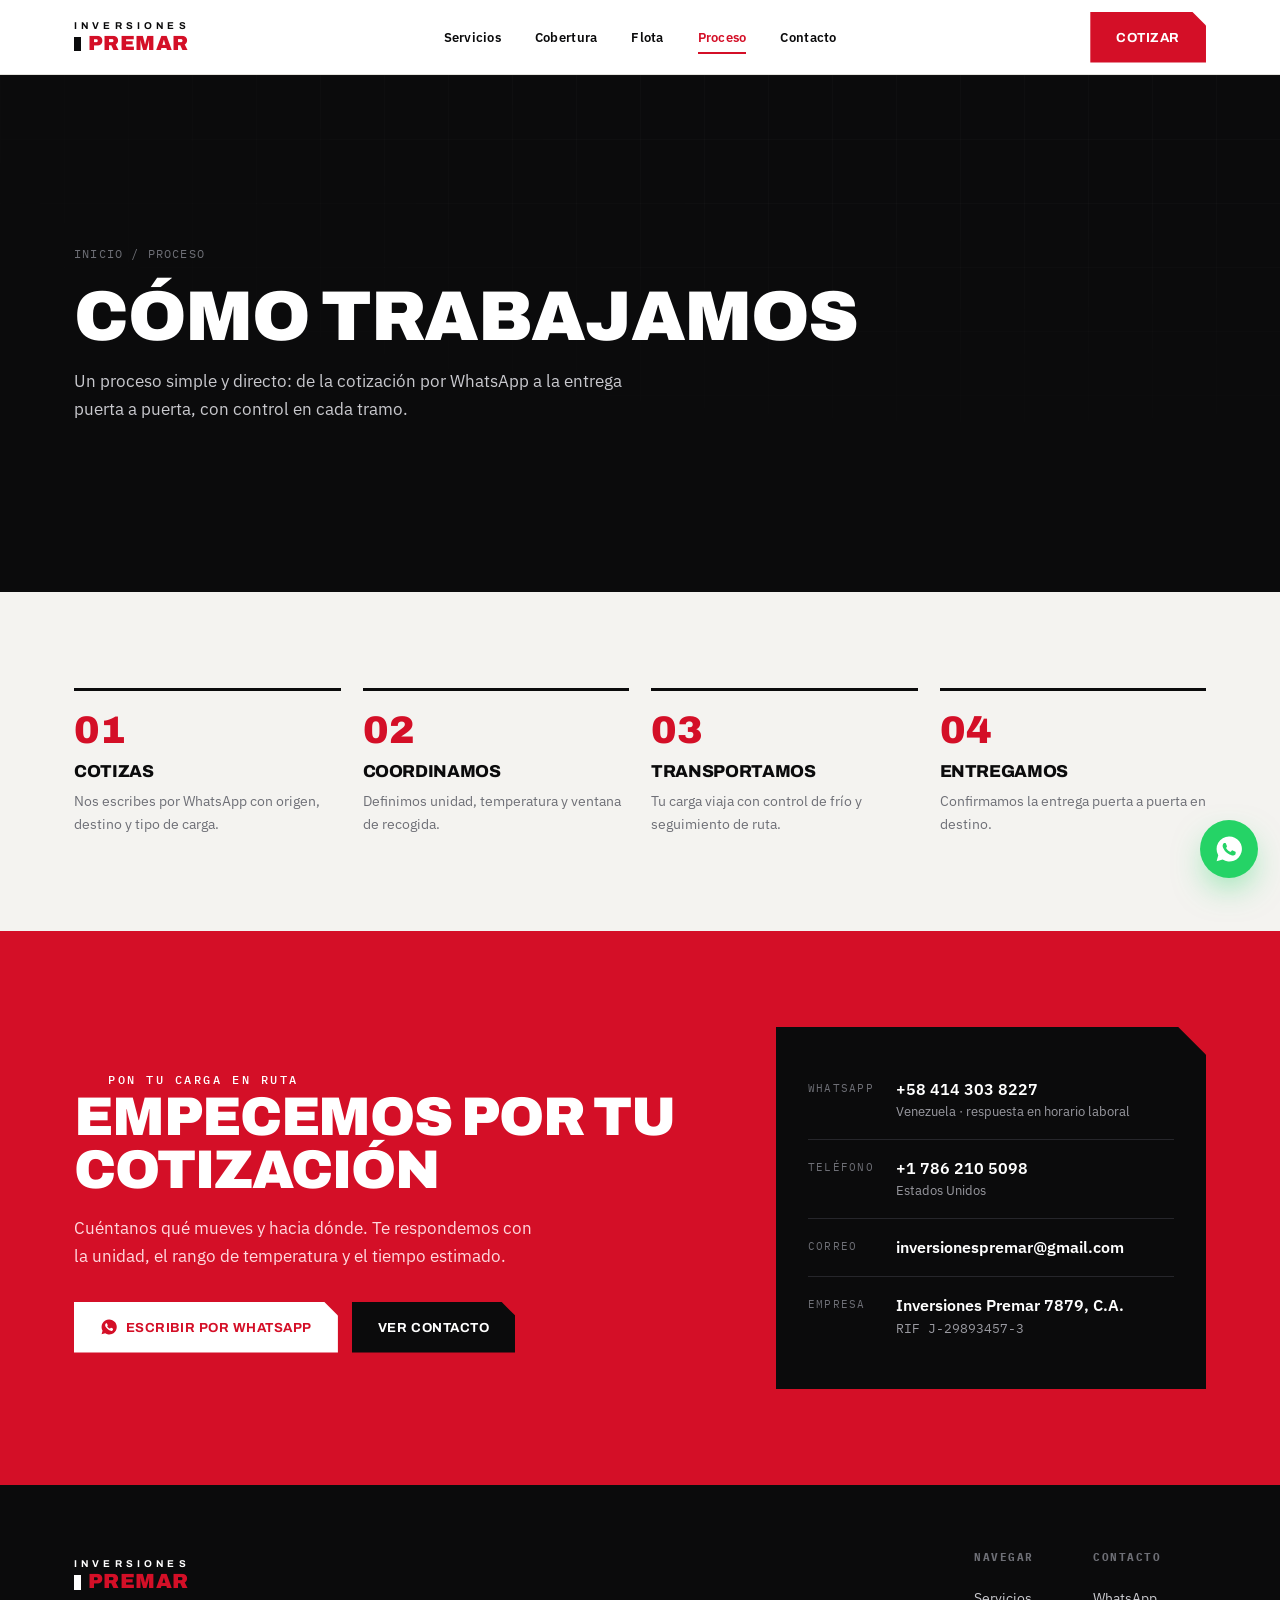
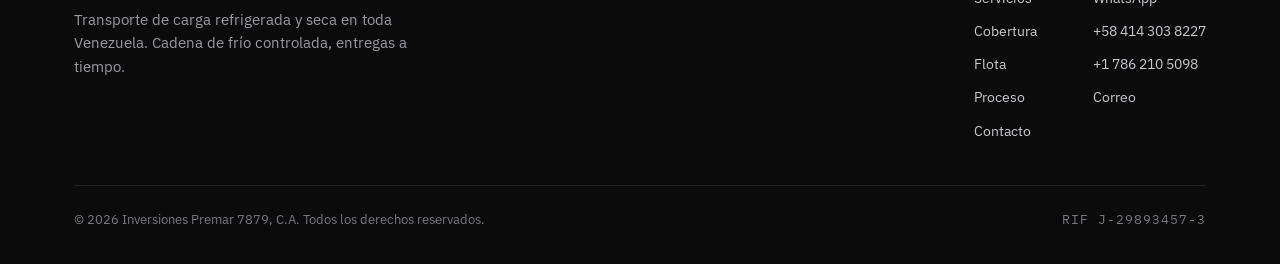
<file: sites/transporte-premar/proceso.html>
<!doctype html>
<html lang="es-VE">
<head>
<meta charset="utf-8" />
<meta name="viewport" content="width=device-width, initial-scale=1" />
<title>Proceso · Transporte Premar — De la cotización a la entrega</title>
<meta name="description" content="Cómo trabaja Inversiones Premar 7879, C.A.: cotizas por WhatsApp, coordinamos, transportamos con control de frío y entregamos puerta a puerta." />
<link rel="preconnect" href="https://fonts.googleapis.com" />
<link rel="preconnect" href="https://fonts.gstatic.com" crossorigin />
<link href="https://fonts.googleapis.com/css2?family=Archivo:wght@600;700;800;900&family=IBM+Plex+Mono:wght@400;500;600&family=IBM+Plex+Sans:wght@400;500;600;700&display=swap" rel="stylesheet" />
<link rel="stylesheet" href="assets/styles.css" />
</head>
<body id="top">

<header>
  <div class="wrap nav">
    <a href="index.html" class="logo" aria-label="Inversiones Premar 7879 C.A.">
      <span class="l1">INVERSIONES</span>
      <span class="l2">PREMAR</span>
    </a>
    <nav class="nav-links" id="navLinks">
      <a href="servicios.html">Servicios</a>
      <a href="cobertura.html">Cobertura</a>
      <a href="flota.html">Flota</a>
      <a href="proceso.html" aria-current="page">Proceso</a>
      <a href="contacto.html">Contacto</a>
    </nav>
    <div class="nav-cta">
      <a href="https://wa.me/584143038227?text=Hola%20Transporte%20Premar%2C%20quiero%20una%20cotizaci%C3%B3n" class="btn btn-red notch-tr" target="_blank" rel="noopener">Cotizar</a>
      <button class="menu-btn" id="menuBtn" aria-label="Abrir menú" aria-expanded="false"><span></span><span></span><span></span></button>
    </div>
  </div>
</header>

<main>
<section class="page-hero">
  <div class="hero-grid" aria-hidden="true"></div>
  <div class="page-hero-inner">
    <div class="crumb"><a href="index.html">Inicio</a> / Proceso</div>
    <h1>Cómo trabajamos</h1>
    <p>Un proceso simple y directo: de la cotización por WhatsApp a la entrega puerta a puerta, con control en cada tramo.</p>
  </div>
</section>

<section class="proc-sec">
  <div class="wrap">
    <div class="proc">
      <div class="step reveal"><div class="num">01</div><h3>Cotizas</h3><p>Nos escribes por WhatsApp con origen, destino y tipo de carga.</p></div>
      <div class="step reveal"><div class="num">02</div><h3>Coordinamos</h3><p>Definimos unidad, temperatura y ventana de recogida.</p></div>
      <div class="step reveal"><div class="num">03</div><h3>Transportamos</h3><p>Tu carga viaja con control de frío y seguimiento de ruta.</p></div>
      <div class="step reveal"><div class="num">04</div><h3>Entregamos</h3><p>Confirmamos la entrega puerta a puerta en destino.</p></div>
    </div>
  </div>
</section>

<section class="contact">
  <div class="wrap">
    <div class="contact-grid">
      <div class="reveal">
        <span class="eyebrow" style="color:#fff">Pon tu carga en ruta</span>
        <h2>Empecemos por tu cotización</h2>
        <p>Cuéntanos qué mueves y hacia dónde. Te respondemos con la unidad, el rango de temperatura y el tiempo estimado.</p>
        <div class="contact-cta">
          <a href="https://wa.me/584143038227?text=Hola%20Transporte%20Premar%2C%20quiero%20una%20cotizaci%C3%B3n" class="btn btn-white notch-tr" target="_blank" rel="noopener">
            <svg viewBox="0 0 24 24" fill="currentColor" aria-hidden="true"><path d="M12 2a10 10 0 0 0-8.6 15l-1.3 4.7 4.8-1.3A10 10 0 1 0 12 2Zm5.3 14c-.2.6-1.2 1.2-1.7 1.2-.4 0-1 .1-3.2-.9-2.7-1.2-4.4-4-4.5-4.2-.1-.2-1-1.4-1-2.6s.6-1.8.9-2.1c.2-.2.5-.3.6-.3h.5c.2 0 .4 0 .6.5l.8 2c.1.2.1.3 0 .5l-.4.6c-.2.2-.3.3-.1.6.2.3.8 1.3 1.7 2 1.2.9 1.7.9 2 .8.2-.1.6-.7.8-.9.2-.3.4-.2.6-.1l1.9.9c.2.1.4.2.5.3.1.3.1.7-.1 1.2Z"/></svg>
            Escribir por WhatsApp
          </a>
          <a href="contacto.html" class="btn btn-dark notch-tr">Ver contacto</a>
        </div>
      </div>
      <div class="contact-card notch-tr reveal">
        <div class="row"><div class="k">WhatsApp</div><div class="v">+58 414 303 8227 <small>Venezuela · respuesta en horario laboral</small></div></div>
        <div class="row"><div class="k">Teléfono</div><div class="v">+1 786 210 5098 <small>Estados Unidos</small></div></div>
        <div class="row"><div class="k">Correo</div><div class="v">inversionespremar@gmail.com</div></div>
        <div class="row"><div class="k">Empresa</div><div class="v">Inversiones Premar 7879, C.A. <small class="mono">RIF J-29893457-3</small></div></div>
      </div>
    </div>
  </div>
</section>
</main>

<footer>
  <div class="wrap">
    <div class="foot-top">
      <div>
        <a href="index.html" class="logo on-dark" aria-label="Inversiones Premar 7879 C.A.">
          <span class="l1">INVERSIONES</span>
          <span class="l2">PREMAR</span>
        </a>
        <p>Transporte de carga refrigerada y seca en toda Venezuela. Cadena de frío controlada, entregas a tiempo.</p>
      </div>
      <div class="foot-nav">
        <div>
          <h4>Navegar</h4>
          <a href="servicios.html">Servicios</a>
          <a href="cobertura.html">Cobertura</a>
          <a href="flota.html">Flota</a>
          <a href="proceso.html">Proceso</a>
          <a href="contacto.html">Contacto</a>
        </div>
        <div>
          <h4>Contacto</h4>
          <a href="https://wa.me/584143038227" target="_blank" rel="noopener">WhatsApp</a>
          <a href="tel:+584143038227">+58 414 303 8227</a>
          <a href="tel:+17862105098">+1 786 210 5098</a>
          <a href="mailto:inversionespremar@gmail.com">Correo</a>
        </div>
      </div>
    </div>
    <div class="foot-bottom">
      <span>© <span id="year">2026</span> Inversiones Premar 7879, C.A. Todos los derechos reservados.</span>
      <span class="mono">RIF J-29893457-3</span>
    </div>
  </div>
</footer>

<a class="fab" href="https://wa.me/584143038227?text=Hola%20Transporte%20Premar%2C%20quiero%20una%20cotizaci%C3%B3n" target="_blank" rel="noopener" aria-label="Escribir por WhatsApp">
  <svg viewBox="0 0 24 24" aria-hidden="true"><path d="M12 2a10 10 0 0 0-8.6 15l-1.3 4.7 4.8-1.3A10 10 0 1 0 12 2Zm5.3 14c-.2.6-1.2 1.2-1.7 1.2-.4 0-1 .1-3.2-.9-2.7-1.2-4.4-4-4.5-4.2-.1-.2-1-1.4-1-2.6s.6-1.8.9-2.1c.2-.2.5-.3.6-.3h.5c.2 0 .4 0 .6.5l.8 2c.1.2.1.3 0 .5l-.4.6c-.2.2-.3.3-.1.6.2.3.8 1.3 1.7 2 1.2.9 1.7.9 2 .8.2-.1.6-.7.8-.9.2-.3.4-.2.6-.1l1.9.9c.2.1.4.2.5.3.1.3.1.7-.1 1.2Z"/></svg>
</a>

<script>
  document.getElementById('year').textContent = new Date().getFullYear();
  var menuBtn = document.getElementById('menuBtn');
  var navLinks = document.getElementById('navLinks');
  menuBtn.addEventListener('click', function(){
    var open = navLinks.classList.toggle('open');
    menuBtn.setAttribute('aria-expanded', open);
  });
  navLinks.addEventListener('click', function(e){
    if(e.target.tagName === 'A'){ navLinks.classList.remove('open'); menuBtn.setAttribute('aria-expanded', false); }
  });
  var io = new IntersectionObserver(function(entries){
    entries.forEach(function(en){ if(en.isIntersecting){ en.target.classList.add('in'); io.unobserve(en.target); } });
  }, {threshold:.12});
  document.querySelectorAll('.reveal').forEach(function(el){ io.observe(el); });
</script>
</body>
</html>
</file>
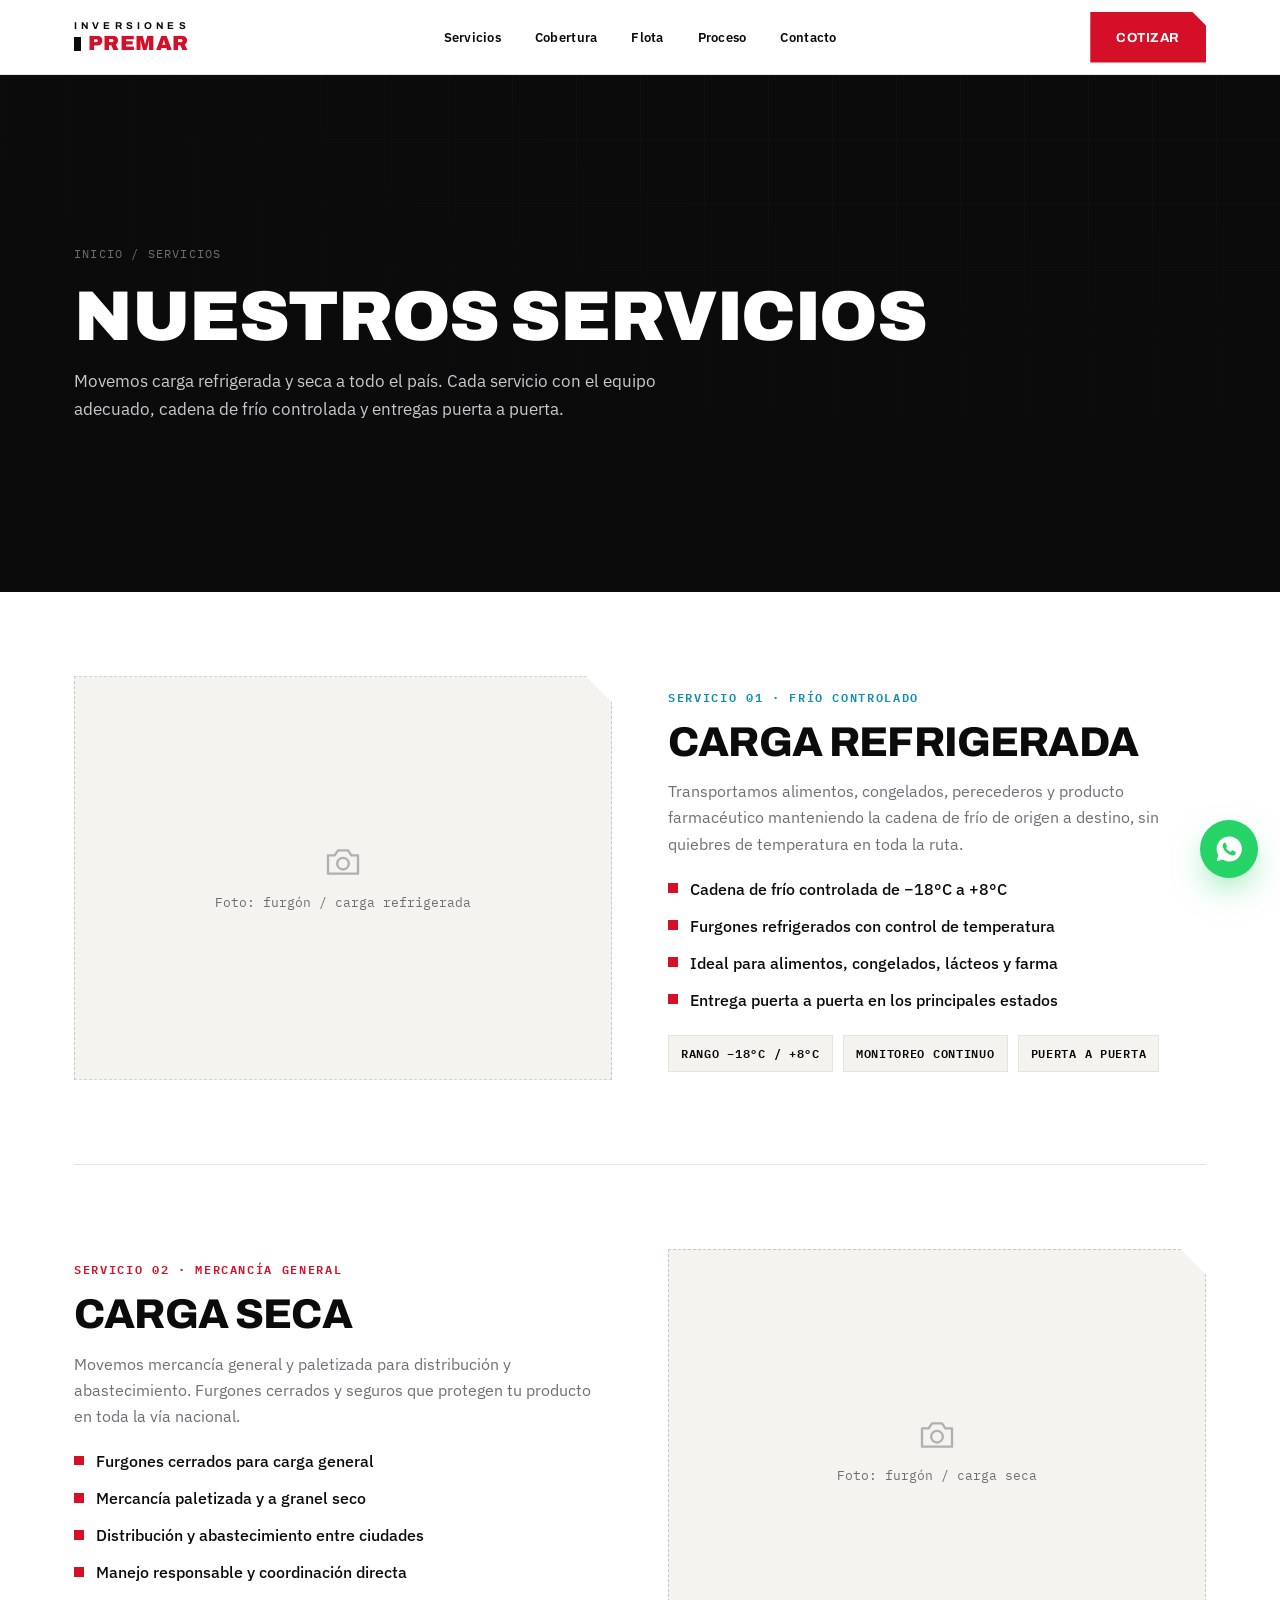
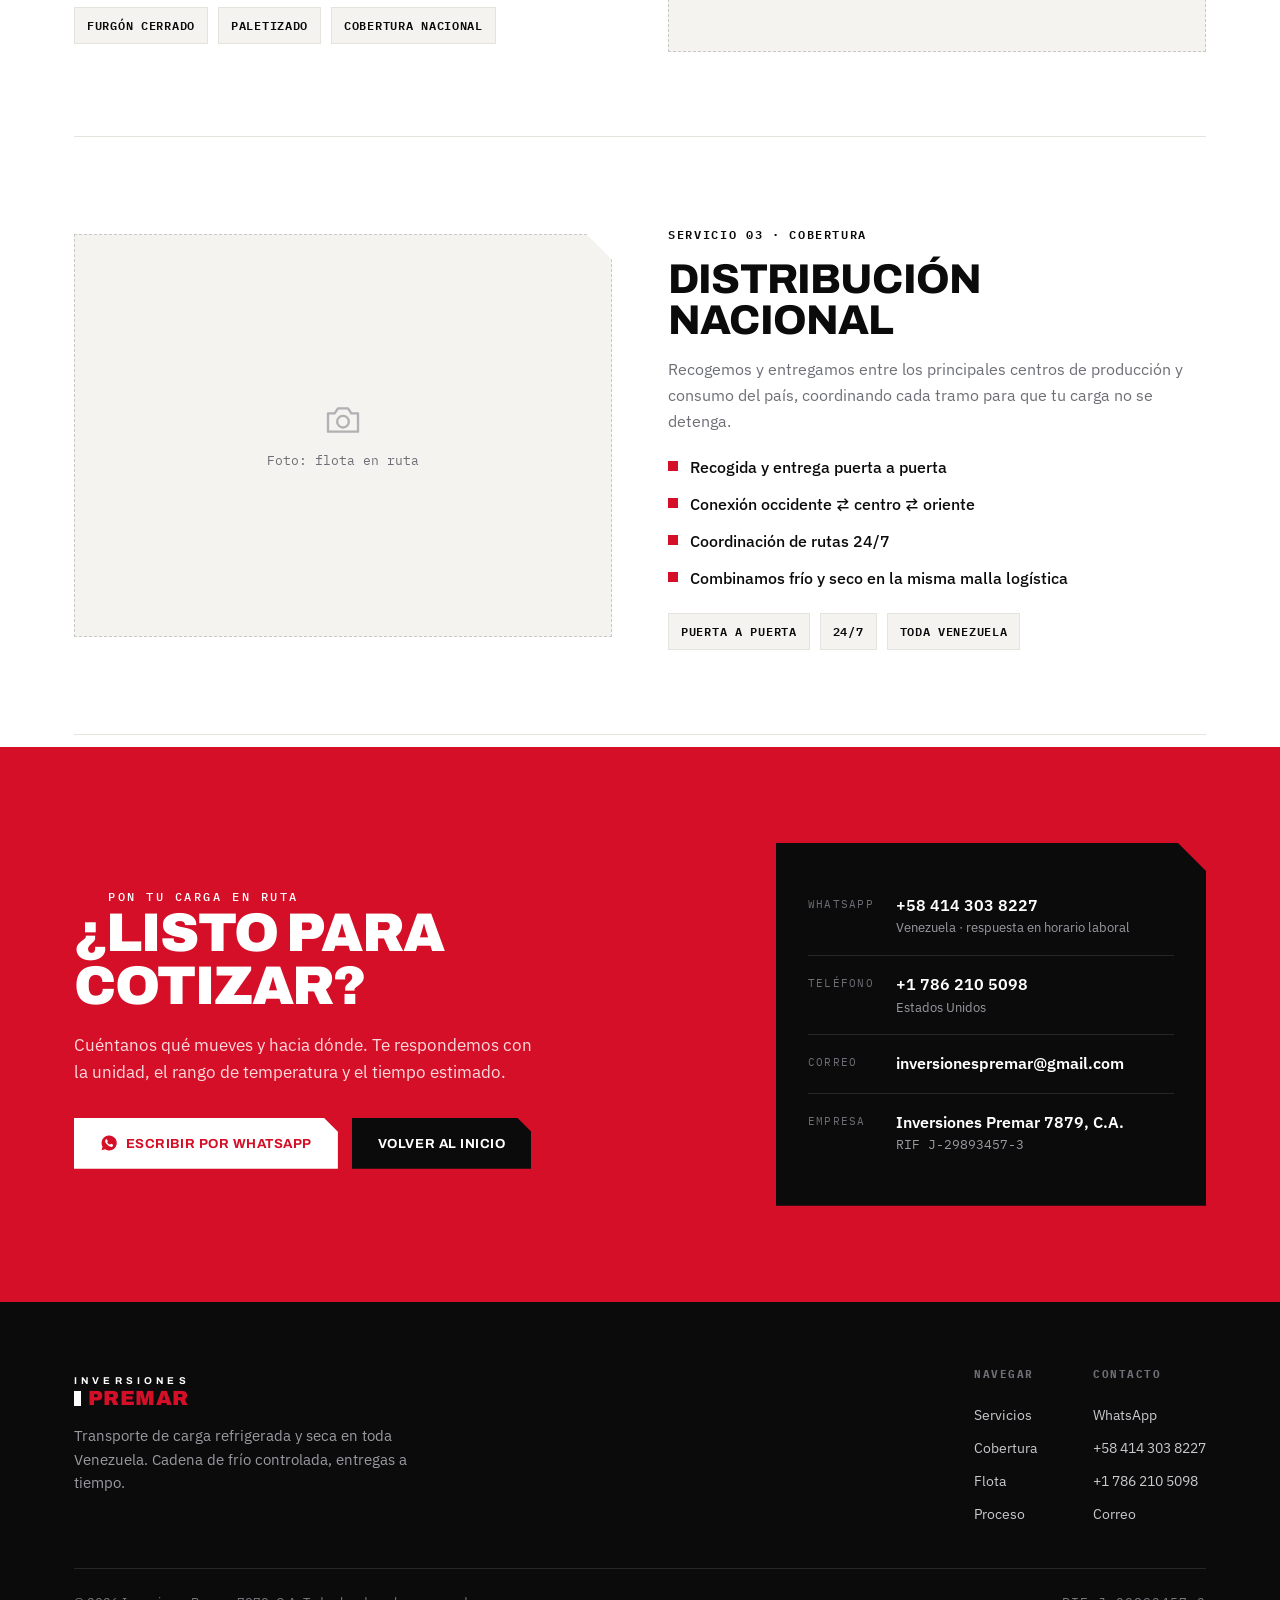
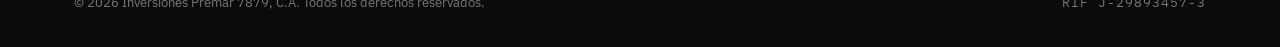
<file: sites/transporte-premar/servicios.html>
<!doctype html>
<html lang="es-VE">
<head>
<meta charset="utf-8" />
<meta name="viewport" content="width=device-width, initial-scale=1" />
<title>Servicios · Transporte Premar — Carga refrigerada y seca en Venezuela</title>
<meta name="description" content="Servicios de Inversiones Premar 7879, C.A.: carga refrigerada con cadena de frío, carga seca general y distribución nacional puerta a puerta en Venezuela." />
<link rel="preconnect" href="https://fonts.googleapis.com" />
<link rel="preconnect" href="https://fonts.gstatic.com" crossorigin />
<link href="https://fonts.googleapis.com/css2?family=Archivo:wght@600;700;800;900&family=IBM+Plex+Mono:wght@400;500;600&family=IBM+Plex+Sans:wght@400;500;600;700&display=swap" rel="stylesheet" />
<link rel="stylesheet" href="assets/styles.css" />
</head>
<body id="top">

<!-- ===================== HEADER ===================== -->
<header>
  <div class="wrap nav">
    <a href="index.html" class="logo" aria-label="Inversiones Premar 7879 C.A.">
      <span class="l1">INVERSIONES</span>
      <span class="l2">PREMAR</span>
    </a>
    <nav class="nav-links" id="navLinks">
      <a href="servicios.html">Servicios</a>
      <a href="index.html#cobertura">Cobertura</a>
      <a href="index.html#flota">Flota</a>
      <a href="index.html#proceso">Proceso</a>
      <a href="index.html#contacto">Contacto</a>
    </nav>
    <div class="nav-cta">
      <a href="https://wa.me/584143038227?text=Hola%20Transporte%20Premar%2C%20quiero%20una%20cotizaci%C3%B3n" class="btn btn-red notch-tr" target="_blank" rel="noopener">Cotizar</a>
      <button class="menu-btn" id="menuBtn" aria-label="Abrir menú" aria-expanded="false"><span></span><span></span><span></span></button>
    </div>
  </div>
</header>

<main>
<!-- ===================== PAGE HERO ===================== -->
<section class="page-hero">
  <div class="hero-grid" aria-hidden="true"></div>
  <div class="page-hero-inner">
    <div class="crumb"><a href="index.html">Inicio</a> / Servicios</div>
    <h1>Nuestros servicios</h1>
    <p>Movemos carga refrigerada y seca a todo el país. Cada servicio con el equipo adecuado, cadena de frío controlada y entregas puerta a puerta.</p>
  </div>
</section>

<div class="wrap">

  <!-- ===================== 1 · CARGA REFRIGERADA ===================== -->
  <section class="svc-detail cold reveal" id="refrigerada">
    <div class="svc-media">
      <span class="badge">Frío</span>
      <!-- ▼▼ PARA PONER TU FOTO: borra el <div class="photo-ph">…</div> de abajo y déjalo así:
           <img src="assets/fotos/refrigerado.jpg" alt="Furgón refrigerado de Transporte Premar"> -->
      <div class="photo-ph notch-tr">
        <svg viewBox="0 0 24 24" fill="none" stroke="currentColor" aria-hidden="true"><path d="M3 8h4l2-3h6l2 3h4v11H3z" stroke-linejoin="round"/><circle cx="12" cy="13" r="3.5"/></svg>
        Foto: furgón / carga refrigerada
      </div>
    </div>
    <div class="svc-body">
      <span class="kicker">Servicio 01 · Frío controlado</span>
      <h2>Carga refrigerada</h2>
      <p>Transportamos alimentos, congelados, perecederos y producto farmacéutico manteniendo la cadena de frío de origen a destino, sin quiebres de temperatura en toda la ruta.</p>
      <ul class="feature-list">
        <li><span class="chip"></span> Cadena de frío controlada de −18°C a +8°C</li>
        <li><span class="chip"></span> Furgones refrigerados con control de temperatura</li>
        <li><span class="chip"></span> Ideal para alimentos, congelados, lácteos y farma</li>
        <li><span class="chip"></span> Entrega puerta a puerta en los principales estados</li>
      </ul>
      <div class="spec-row">
        <span>Rango −18°C / +8°C</span>
        <span>Monitoreo continuo</span>
        <span>Puerta a puerta</span>
      </div>
    </div>
  </section>

  <!-- ===================== 2 · CARGA SECA ===================== -->
  <section class="svc-detail dry reveal" id="seca">
    <div class="svc-media">
      <span class="badge">Seco</span>
      <!-- ▼▼ Reemplaza por: <img src="assets/fotos/seca.jpg" alt="Furgón de carga seca de Transporte Premar"> -->
      <div class="photo-ph notch-tr">
        <svg viewBox="0 0 24 24" fill="none" stroke="currentColor" aria-hidden="true"><path d="M3 8h4l2-3h6l2 3h4v11H3z" stroke-linejoin="round"/><circle cx="12" cy="13" r="3.5"/></svg>
        Foto: furgón / carga seca
      </div>
    </div>
    <div class="svc-body">
      <span class="kicker">Servicio 02 · Mercancía general</span>
      <h2>Carga seca</h2>
      <p>Movemos mercancía general y paletizada para distribución y abastecimiento. Furgones cerrados y seguros que protegen tu producto en toda la vía nacional.</p>
      <ul class="feature-list">
        <li><span class="chip"></span> Furgones cerrados para carga general</li>
        <li><span class="chip"></span> Mercancía paletizada y a granel seco</li>
        <li><span class="chip"></span> Distribución y abastecimiento entre ciudades</li>
        <li><span class="chip"></span> Manejo responsable y coordinación directa</li>
      </ul>
      <div class="spec-row">
        <span>Furgón cerrado</span>
        <span>Paletizado</span>
        <span>Cobertura nacional</span>
      </div>
    </div>
  </section>

  <!-- ===================== 3 · DISTRIBUCIÓN NACIONAL ===================== -->
  <section class="svc-detail gen reveal" id="distribucion">
    <div class="svc-media">
      <span class="badge">Rutas</span>
      <!-- ▼▼ Reemplaza por: <img src="assets/fotos/distribucion.jpg" alt="Flota de Transporte Premar en ruta"> -->
      <div class="photo-ph notch-tr">
        <svg viewBox="0 0 24 24" fill="none" stroke="currentColor" aria-hidden="true"><path d="M3 8h4l2-3h6l2 3h4v11H3z" stroke-linejoin="round"/><circle cx="12" cy="13" r="3.5"/></svg>
        Foto: flota en ruta
      </div>
    </div>
    <div class="svc-body">
      <span class="kicker">Servicio 03 · Cobertura</span>
      <h2>Distribución nacional</h2>
      <p>Recogemos y entregamos entre los principales centros de producción y consumo del país, coordinando cada tramo para que tu carga no se detenga.</p>
      <ul class="feature-list">
        <li><span class="chip"></span> Recogida y entrega puerta a puerta</li>
        <li><span class="chip"></span> Conexión occidente ⇄ centro ⇄ oriente</li>
        <li><span class="chip"></span> Coordinación de rutas 24/7</li>
        <li><span class="chip"></span> Combinamos frío y seco en la misma malla logística</li>
      </ul>
      <div class="spec-row">
        <span>Puerta a puerta</span>
        <span>24/7</span>
        <span>Toda Venezuela</span>
      </div>
    </div>
  </section>

</div>

<!-- ===================== CTA ===================== -->
<section class="contact" style="margin-top:12px">
  <div class="wrap">
    <div class="contact-grid">
      <div class="reveal">
        <span class="eyebrow" style="color:#fff">Pon tu carga en ruta</span>
        <h2>¿Listo para cotizar?</h2>
        <p>Cuéntanos qué mueves y hacia dónde. Te respondemos con la unidad, el rango de temperatura y el tiempo estimado.</p>
        <div class="contact-cta">
          <a href="https://wa.me/584143038227?text=Hola%20Transporte%20Premar%2C%20quiero%20una%20cotizaci%C3%B3n" class="btn btn-white notch-tr" target="_blank" rel="noopener">
            <svg viewBox="0 0 24 24" fill="currentColor" aria-hidden="true"><path d="M12 2a10 10 0 0 0-8.6 15l-1.3 4.7 4.8-1.3A10 10 0 1 0 12 2Zm5.3 14c-.2.6-1.2 1.2-1.7 1.2-.4 0-1 .1-3.2-.9-2.7-1.2-4.4-4-4.5-4.2-.1-.2-1-1.4-1-2.6s.6-1.8.9-2.1c.2-.2.5-.3.6-.3h.5c.2 0 .4 0 .6.5l.8 2c.1.2.1.3 0 .5l-.4.6c-.2.2-.3.3-.1.6.2.3.8 1.3 1.7 2 1.2.9 1.7.9 2 .8.2-.1.6-.7.8-.9.2-.3.4-.2.6-.1l1.9.9c.2.1.4.2.5.3.1.3.1.7-.1 1.2Z"/></svg>
            Escribir por WhatsApp
          </a>
          <a href="index.html" class="btn btn-dark notch-tr">Volver al inicio</a>
        </div>
      </div>
      <div class="contact-card notch-tr reveal">
        <div class="row"><div class="k">WhatsApp</div><div class="v">+58 414 303 8227 <small>Venezuela · respuesta en horario laboral</small></div></div>
        <div class="row"><div class="k">Teléfono</div><div class="v">+1 786 210 5098 <small>Estados Unidos</small></div></div>
        <div class="row"><div class="k">Correo</div><div class="v">inversionespremar@gmail.com</div></div>
        <div class="row"><div class="k">Empresa</div><div class="v">Inversiones Premar 7879, C.A. <small class="mono">RIF J-29893457-3</small></div></div>
      </div>
    </div>
  </div>
</section>
</main>

<!-- ===================== FOOTER ===================== -->
<footer>
  <div class="wrap">
    <div class="foot-top">
      <div>
        <a href="index.html" class="logo on-dark" aria-label="Inversiones Premar 7879 C.A.">
          <span class="l1">INVERSIONES</span>
          <span class="l2">PREMAR</span>
        </a>
        <p>Transporte de carga refrigerada y seca en toda Venezuela. Cadena de frío controlada, entregas a tiempo.</p>
      </div>
      <div class="foot-nav">
        <div>
          <h4>Navegar</h4>
          <a href="servicios.html">Servicios</a>
          <a href="index.html#cobertura">Cobertura</a>
          <a href="index.html#flota">Flota</a>
          <a href="index.html#proceso">Proceso</a>
        </div>
        <div>
          <h4>Contacto</h4>
          <a href="https://wa.me/584143038227" target="_blank" rel="noopener">WhatsApp</a>
          <a href="tel:+584143038227">+58 414 303 8227</a>
          <a href="tel:+17862105098">+1 786 210 5098</a>
          <a href="mailto:inversionespremar@gmail.com">Correo</a>
        </div>
      </div>
    </div>
    <div class="foot-bottom">
      <span>© <span id="year">2026</span> Inversiones Premar 7879, C.A. Todos los derechos reservados.</span>
      <span class="mono">RIF J-29893457-3</span>
    </div>
  </div>
</footer>

<a class="fab" href="https://wa.me/584143038227?text=Hola%20Transporte%20Premar%2C%20quiero%20una%20cotizaci%C3%B3n" target="_blank" rel="noopener" aria-label="Escribir por WhatsApp">
  <svg viewBox="0 0 24 24" aria-hidden="true"><path d="M12 2a10 10 0 0 0-8.6 15l-1.3 4.7 4.8-1.3A10 10 0 1 0 12 2Zm5.3 14c-.2.6-1.2 1.2-1.7 1.2-.4 0-1 .1-3.2-.9-2.7-1.2-4.4-4-4.5-4.2-.1-.2-1-1.4-1-2.6s.6-1.8.9-2.1c.2-.2.5-.3.6-.3h.5c.2 0 .4 0 .6.5l.8 2c.1.2.1.3 0 .5l-.4.6c-.2.2-.3.3-.1.6.2.3.8 1.3 1.7 2 1.2.9 1.7.9 2 .8.2-.1.6-.7.8-.9.2-.3.4-.2.6-.1l1.9.9c.2.1.4.2.5.3.1.3.1.7-.1 1.2Z"/></svg>
</a>

<script>
  document.getElementById('year').textContent = new Date().getFullYear();
  var menuBtn = document.getElementById('menuBtn');
  var navLinks = document.getElementById('navLinks');
  menuBtn.addEventListener('click', function(){
    var open = navLinks.classList.toggle('open');
    menuBtn.setAttribute('aria-expanded', open);
  });
  navLinks.addEventListener('click', function(e){
    if(e.target.tagName === 'A'){ navLinks.classList.remove('open'); menuBtn.setAttribute('aria-expanded', false); }
  });
  var io = new IntersectionObserver(function(entries){
    entries.forEach(function(en){ if(en.isIntersecting){ en.target.classList.add('in'); io.unobserve(en.target); } });
  }, {threshold:.12});
  document.querySelectorAll('.reveal').forEach(function(el){ io.observe(el); });
</script>
</body>
</html>
</file>
<file: sites/transporte-premar/assets/styles.css>
:root{
    --ink:#0B0B0C;
    --ink-2:#141417;
    --paper:#FFFFFF;
    --bone:#F4F3F0;
    --red:#D40F27;
    --red-deep:#A80A1E;
    --cold:#1FB6D6;
    --cold-deep:#0E8FAB;
    --steel:#6E6F76;
    --line:#E4E3DE;
    --line-dark:#26262B;
    --notch:20px;
  }

  *{box-sizing:border-box;margin:0;padding:0}
  html{scroll-behavior:smooth}
  body{
    font-family:'IBM Plex Sans',system-ui,-apple-system,sans-serif;
    color:var(--ink);
    background:var(--paper);
    line-height:1.6;
    -webkit-font-smoothing:antialiased;
    overflow-x:hidden;
  }
  a{color:inherit;text-decoration:none}
  img{max-width:100%;display:block}
  h1,h2,h3{font-family:'Archivo',sans-serif;line-height:0.98;letter-spacing:-0.02em}

  .wrap{width:100%;max-width:1180px;margin:0 auto;padding:0 24px}
  .mono{font-family:'IBM Plex Mono',monospace;font-variant-numeric:tabular-nums}

  /* ---------- signature: notch / chamfer ---------- */
  .notch-tr{clip-path:polygon(0 0, calc(100% - var(--notch)) 0, 100% var(--notch), 100% 100%, 0 100%)}
  .notch-bl{clip-path:polygon(0 0, 100% 0, 100% 100%, var(--notch) 100%, 0 calc(100% - var(--notch)))}
  .chip{display:inline-block;width:0.62em;height:0.62em;background:var(--red);flex:none}

  /* ---------- eyebrow ---------- */
  .eyebrow{
    font-family:'IBM Plex Mono',monospace;
    font-size:.72rem;letter-spacing:.22em;text-transform:uppercase;
    color:var(--steel);display:inline-flex;align-items:center;gap:.7em;font-weight:500;
  }
  .eyebrow::before{content:"";width:26px;height:2px;background:var(--red)}

  /* ---------- logo lockup ---------- */
  .logo{display:inline-flex;flex-direction:column;line-height:1;gap:2px}
  .logo .l1{font-family:'Archivo',sans-serif;font-weight:700;font-size:.62rem;letter-spacing:.42em;color:var(--ink)}
  .logo.on-dark .l1{color:#fff}
  .logo .l2{font-family:'Archivo',sans-serif;font-weight:900;font-size:1.28rem;letter-spacing:.02em;color:var(--red);display:inline-flex;align-items:center;gap:.34em}
  .logo .l2::before{content:"";width:.34em;height:.72em;background:var(--ink);transform:translateY(1px)}
  .logo.on-dark .l2::before{background:#fff}

  /* ---------- buttons ---------- */
  .btn{
    display:inline-flex;align-items:center;gap:.6em;
    font-family:'Archivo',sans-serif;font-weight:700;
    font-size:.82rem;letter-spacing:.04em;text-transform:uppercase;
    padding:15px 26px;cursor:pointer;border:0;
    transition:transform .18s ease, background .18s ease, color .18s ease;
    --notch:14px;
  }
  .btn svg{width:18px;height:18px}
  .btn-red{background:var(--red);color:#fff}
  .btn-red:hover{background:var(--red-deep);transform:translateY(-2px)}
  .btn-ghost{background:transparent;color:#fff;border:1.5px solid rgba(255,255,255,.28)}
  .btn-ghost:hover{border-color:#fff;transform:translateY(-2px)}
  .btn-dark{background:var(--ink);color:#fff}
  .btn-dark:hover{background:var(--ink-2);transform:translateY(-2px)}

  /* ---------- header ---------- */
  header{position:sticky;top:0;z-index:50;background:rgba(255,255,255,.86);backdrop-filter:blur(10px);border-bottom:1px solid var(--line)}
  .nav{display:flex;align-items:center;justify-content:space-between;height:74px}
  .nav-links{display:flex;align-items:center;gap:34px}
  .nav-links a{font-size:.82rem;font-weight:600;letter-spacing:.02em;color:var(--ink);position:relative}
  .nav-links a::after{content:"";position:absolute;left:0;bottom:-6px;width:0;height:2px;background:var(--red);transition:width .2s ease}
  .nav-links a:hover::after{width:100%}
  .nav-links a[aria-current="page"]{color:var(--red)}
  .nav-links a[aria-current="page"]::after{width:100%}
  .nav-cta{display:flex;align-items:center;gap:16px}
  .menu-btn{display:none;background:none;border:0;cursor:pointer;flex-direction:column;gap:5px;padding:6px}
  .menu-btn span{width:24px;height:2px;background:var(--ink);display:block;transition:.2s}

  /* ---------- hero ---------- */
  .hero{position:relative;background:var(--ink);color:#fff;overflow:hidden}
  .hero-grid{
    position:absolute;inset:0;opacity:.5;
    background-image:linear-gradient(rgba(255,255,255,.045) 1px,transparent 1px),linear-gradient(90deg,rgba(255,255,255,.045) 1px,transparent 1px);
    background-size:64px 64px;mask-image:radial-gradient(120% 100% at 78% 0%,#000 30%,transparent 78%);
  }
  .route-svg{position:absolute;inset:0;width:100%;height:100%;pointer-events:none}
  .route-svg path{stroke-dasharray:10 12;animation:dash 3.2s linear infinite}
  @keyframes dash{to{stroke-dashoffset:-220}}
  .hero-inner{position:relative;max-width:1180px;margin:0 auto;padding:96px 24px 108px}
  .hero h1{font-size:clamp(2.6rem,7.2vw,5.6rem);font-weight:900;text-transform:uppercase}
  .hero h1 .hl{color:var(--red)}
  .hero h1 .cold{color:var(--cold)}
  .hero p.lead{margin-top:26px;font-size:clamp(1.02rem,1.6vw,1.24rem);color:#C9C9CE;max-width:620px}
  .hero-cta{margin-top:38px;display:flex;flex-wrap:wrap;gap:14px}
  .hero-stats{margin-top:64px;display:grid;grid-template-columns:repeat(3,minmax(0,1fr));gap:1px;background:var(--line-dark);border:1px solid var(--line-dark);max-width:760px}
  .stat{background:var(--ink);padding:22px 22px}
  .stat b{font-family:'Archivo',sans-serif;font-size:2rem;font-weight:900;display:block;line-height:1}
  .stat .u{color:var(--cold)}
  .stat span{font-size:.74rem;color:#9A9AA1;text-transform:uppercase;letter-spacing:.08em;margin-top:8px;display:block}

  /* ---------- section scaffolding ---------- */
  section{padding:96px 0}
  .sec-head{max-width:680px;margin-bottom:52px}
  .sec-head h2{font-size:clamp(2rem,4.2vw,3.1rem);font-weight:800;text-transform:uppercase;margin-top:18px}
  .sec-head p{margin-top:18px;color:var(--steel);font-size:1.05rem}

  /* ---------- services ---------- */
  .services{display:grid;grid-template-columns:repeat(3,1fr);gap:20px}
  .svc{background:var(--paper);border:1px solid var(--line);padding:34px 30px 30px;position:relative;transition:transform .2s ease,box-shadow .2s ease;--notch:26px}
  .svc:hover{transform:translateY(-4px);box-shadow:0 20px 50px -24px rgba(0,0,0,.32)}
  .svc .tag{font-family:'IBM Plex Mono',monospace;font-size:.7rem;letter-spacing:.14em;text-transform:uppercase;padding:6px 10px;display:inline-block;font-weight:600}
  .svc.cold .tag{background:rgba(31,182,214,.12);color:var(--cold-deep)}
  .svc.dry .tag{background:rgba(212,15,39,.1);color:var(--red)}
  .svc.gen .tag{background:#EEE;color:var(--ink)}
  .svc h3{font-size:1.5rem;font-weight:800;margin:22px 0 12px;text-transform:uppercase}
  .svc p{color:var(--steel);font-size:.98rem}
  .svc .bar{height:5px;margin-bottom:0;position:absolute;left:0;right:0;bottom:0}
  .svc.cold .bar{background:var(--cold)}
  .svc.dry .bar{background:var(--red)}
  .svc.gen .bar{background:var(--ink)}
  .svc .ico{width:46px;height:46px;stroke-width:1.6}
  .svc.cold .ico{color:var(--cold-deep)}
  .svc.dry .ico{color:var(--red)}
  .svc.gen .ico{color:var(--ink)}

  /* ---------- diferenciales ---------- */
  .diff-sec{background:var(--bone)}
  .diff{display:grid;grid-template-columns:repeat(4,1fr);gap:1px;background:var(--line);border:1px solid var(--line)}
  .diff .cell{background:var(--bone);padding:30px 26px}
  .diff .n{font-family:'IBM Plex Mono',monospace;color:var(--red);font-size:.78rem;font-weight:600;letter-spacing:.1em}
  .diff h3{font-size:1.12rem;font-weight:800;text-transform:uppercase;margin:16px 0 10px;letter-spacing:-0.01em}
  .diff p{font-size:.9rem;color:var(--steel)}

  /* ---------- cobertura ---------- */
  .cover{background:var(--ink);color:#fff}
  .cover .sec-head h2{color:#fff}
  .cover .sec-head p{color:#B7B7BD}
  .cover-grid{display:grid;grid-template-columns:1.1fr .9fr;gap:56px;align-items:start}
  .regions{display:grid;grid-template-columns:repeat(2,1fr);gap:0}
  .regions li{list-style:none;display:flex;align-items:center;gap:12px;padding:14px 0;border-bottom:1px solid var(--line-dark);font-size:.96rem;font-weight:500}
  .regions li .chip{--s:7px}
  .cover-note{border:1px solid var(--line-dark);padding:30px;--notch:26px}
  .cover-note .mono{color:var(--cold);font-size:.76rem;letter-spacing:.12em;text-transform:uppercase}
  .cover-note h3{font-size:1.6rem;font-weight:800;text-transform:uppercase;margin:14px 0 12px}
  .cover-note p{color:#B7B7BD;font-size:.96rem}
  .cover-map{margin-top:22px}
  .cover-map path,.cover-map line{stroke:var(--line-dark)}
  .cover-map .live{stroke:var(--red);stroke-dasharray:6 8;animation:dash 3s linear infinite}
  .cover-map circle{fill:var(--cold)}

  /* ---------- flota ---------- */
  .fleet{display:grid;grid-template-columns:repeat(3,1fr);gap:20px}
  .unit{border:1px solid var(--line);padding:28px 26px;--notch:22px}
  .unit .idx{font-family:'IBM Plex Mono',monospace;font-size:.72rem;color:var(--steel);letter-spacing:.1em}
  .unit h3{font-size:1.24rem;font-weight:800;text-transform:uppercase;margin:14px 0 16px}
  .unit dl{display:grid;grid-template-columns:auto 1fr;gap:8px 16px;font-size:.86rem}
  .unit dt{color:var(--steel);font-family:'IBM Plex Mono',monospace;font-size:.72rem;letter-spacing:.06em;text-transform:uppercase;align-self:center}
  .unit dd{font-weight:600;text-align:right}

  /* ---------- proceso ---------- */
  .proc-sec{background:var(--bone)}
  .proc{display:grid;grid-template-columns:repeat(4,1fr);gap:22px;counter-reset:step}
  .step{position:relative;padding-top:20px;border-top:3px solid var(--ink)}
  .step .num{font-family:'Archivo',sans-serif;font-weight:900;font-size:2.4rem;line-height:1;color:var(--red)}
  .step h3{font-size:1.08rem;font-weight:800;text-transform:uppercase;margin:14px 0 8px}
  .step p{font-size:.9rem;color:var(--steel)}

  /* ---------- contacto ---------- */
  .contact{background:var(--red);color:#fff;position:relative;overflow:hidden}
  .contact .wrap{position:relative}
  .contact-grid{display:grid;grid-template-columns:1.2fr .8fr;gap:56px;align-items:center}
  .contact h2{font-size:clamp(2.1rem,4.6vw,3.4rem);font-weight:900;text-transform:uppercase;color:#fff}
  .contact p{margin-top:18px;color:#FFD9DE;font-size:1.08rem;max-width:460px}
  .contact-cta{margin-top:32px;display:flex;flex-wrap:wrap;gap:14px}
  .btn-white{background:#fff;color:var(--red)}
  .btn-white:hover{background:#FFE8EB;transform:translateY(-2px)}
  .contact-card{background:var(--ink);padding:34px 32px;--notch:28px}
  .contact-card .row{display:flex;gap:14px;padding:16px 0;border-bottom:1px solid var(--line-dark);align-items:flex-start}
  .contact-card .row:last-child{border-bottom:0}
  .contact-card .k{font-family:'IBM Plex Mono',monospace;font-size:.68rem;letter-spacing:.12em;text-transform:uppercase;color:var(--steel);width:74px;flex:none;padding-top:3px}
  .contact-card .v{font-weight:600;font-size:1rem}
  .contact-card .v small{display:block;color:#9A9AA1;font-weight:400;font-size:.8rem}

  /* ---------- footer ---------- */
  footer{background:var(--ink);color:#fff;padding:64px 0 34px}
  .foot-top{display:flex;justify-content:space-between;gap:40px;flex-wrap:wrap;padding-bottom:38px;border-bottom:1px solid var(--line-dark)}
  .foot-top p{color:#9A9AA1;max-width:340px;margin-top:16px;font-size:.92rem}
  .foot-nav{display:flex;gap:56px;flex-wrap:wrap}
  .foot-nav h4{font-family:'IBM Plex Mono',monospace;font-size:.7rem;letter-spacing:.14em;text-transform:uppercase;color:var(--steel);margin-bottom:14px}
  .foot-nav a{display:block;color:#C9C9CE;font-size:.9rem;padding:5px 0}
  .foot-nav a:hover{color:#fff}
  .foot-bottom{display:flex;justify-content:space-between;gap:16px;flex-wrap:wrap;padding-top:24px;color:#77777E;font-size:.8rem}
  .foot-bottom .mono{letter-spacing:.08em}

  .sec-more{margin-top:30px;text-align:center}
  /* ---------- reveal ---------- */
  .reveal{opacity:0;transform:translateY(22px);transition:opacity .6s ease,transform .6s ease}
  .reveal.in{opacity:1;transform:none}

  /* ---------- floating whatsapp ---------- */
  .fab{position:fixed;right:22px;bottom:22px;z-index:60;width:58px;height:58px;border-radius:50%;background:#25D366;display:flex;align-items:center;justify-content:center;box-shadow:0 14px 34px -8px rgba(37,211,102,.6);transition:transform .2s ease}
  .fab:hover{transform:scale(1.08)}
  .fab svg{width:30px;height:30px;fill:#fff}

  /* ---------- responsive ---------- */
  @media(max-width:960px){
    .services,.diff,.fleet,.proc,.regions{grid-template-columns:repeat(2,1fr)}
    .cover-grid,.contact-grid{grid-template-columns:1fr}
    .hero-stats{max-width:none}
  }
  @media(max-width:640px){
    .nav-links{display:none}
    .menu-btn{display:flex}
    .nav-links.open{display:flex;position:absolute;top:74px;left:0;right:0;flex-direction:column;background:#fff;border-bottom:1px solid var(--line);padding:20px 24px;gap:18px}
    .nav-cta .btn{display:none}
    .services,.diff,.fleet,.proc{grid-template-columns:1fr}
    .hero-stats{grid-template-columns:1fr}
    section{padding:66px 0}
    .hero-inner{padding:70px 24px 78px}
  }
  @media(prefers-reduced-motion:reduce){
    *{animation:none!important;scroll-behavior:auto!important}
    .reveal{opacity:1;transform:none;transition:none}
  }
  :focus-visible{outline:3px solid var(--cold);outline-offset:2px}

  /* ===================== PÁGINA SERVICIOS ===================== */
  .page-hero{background:var(--ink);color:#fff;position:relative;overflow:hidden}
  .page-hero .hero-grid{opacity:.4}
  .page-hero-inner{position:relative;max-width:1180px;margin:0 auto;padding:74px 24px 74px}
  .crumb{font-family:'IBM Plex Mono',monospace;font-size:.74rem;letter-spacing:.1em;color:var(--steel);text-transform:uppercase}
  .crumb a{color:var(--steel)}
  .crumb a:hover{color:#fff}
  .page-hero h1{font-size:clamp(2.4rem,6vw,4.4rem);font-weight:900;text-transform:uppercase;margin:18px 0 16px}
  .page-hero p{color:#C9C9CE;max-width:600px;font-size:1.08rem}

  .svc-detail{display:grid;grid-template-columns:1fr 1fr;gap:56px;align-items:center;padding:84px 0;border-bottom:1px solid var(--line)}
  .svc-detail:nth-child(even) .svc-media{order:2}
  .svc-detail .svc-media{position:relative}
  .photo-ph{
    aspect-ratio:4/3;background:var(--bone);border:1px dashed #C9C8C2;
    display:flex;flex-direction:column;align-items:center;justify-content:center;gap:10px;
    color:var(--steel);font-family:'IBM Plex Mono',monospace;font-size:.82rem;text-align:center;padding:24px;--notch:26px;
  }
  .photo-ph svg{width:40px;height:40px;stroke-width:1.4;opacity:.5}
  .svc-media img{width:100%;aspect-ratio:4/3;object-fit:cover;display:block}
  .svc-media .badge{position:absolute;top:16px;left:16px;font-family:'IBM Plex Mono',monospace;font-size:.7rem;letter-spacing:.12em;text-transform:uppercase;padding:8px 12px;font-weight:600;color:#fff}
  .svc-detail.cold .badge{background:var(--cold-deep)}
  .svc-detail.dry .badge{background:var(--red)}
  .svc-detail.gen .badge{background:var(--ink)}
  .svc-body .kicker{font-family:'IBM Plex Mono',monospace;font-size:.74rem;letter-spacing:.14em;text-transform:uppercase;font-weight:600}
  .svc-detail.cold .kicker{color:var(--cold-deep)}
  .svc-detail.dry .kicker{color:var(--red)}
  .svc-detail.gen .kicker{color:var(--ink)}
  .svc-body h2{font-size:clamp(1.8rem,3.4vw,2.6rem);font-weight:800;text-transform:uppercase;margin:12px 0 16px}
  .svc-body p{color:var(--steel);font-size:1.02rem;margin-bottom:20px}
  .feature-list{list-style:none;display:grid;gap:12px;margin-bottom:8px}
  .feature-list li{display:flex;gap:12px;align-items:flex-start;font-size:.98rem;font-weight:500}
  .feature-list li .chip{margin-top:.42em;--s:7px}
  .spec-row{display:flex;flex-wrap:wrap;gap:10px;margin-top:22px}
  .spec-row span{font-family:'IBM Plex Mono',monospace;font-size:.74rem;letter-spacing:.06em;text-transform:uppercase;padding:8px 12px;background:var(--bone);border:1px solid var(--line);font-weight:600}

  @media(max-width:820px){
    .svc-detail{grid-template-columns:1fr;gap:28px;padding:56px 0}
    .svc-detail:nth-child(even) .svc-media{order:0}
  }
</file>
